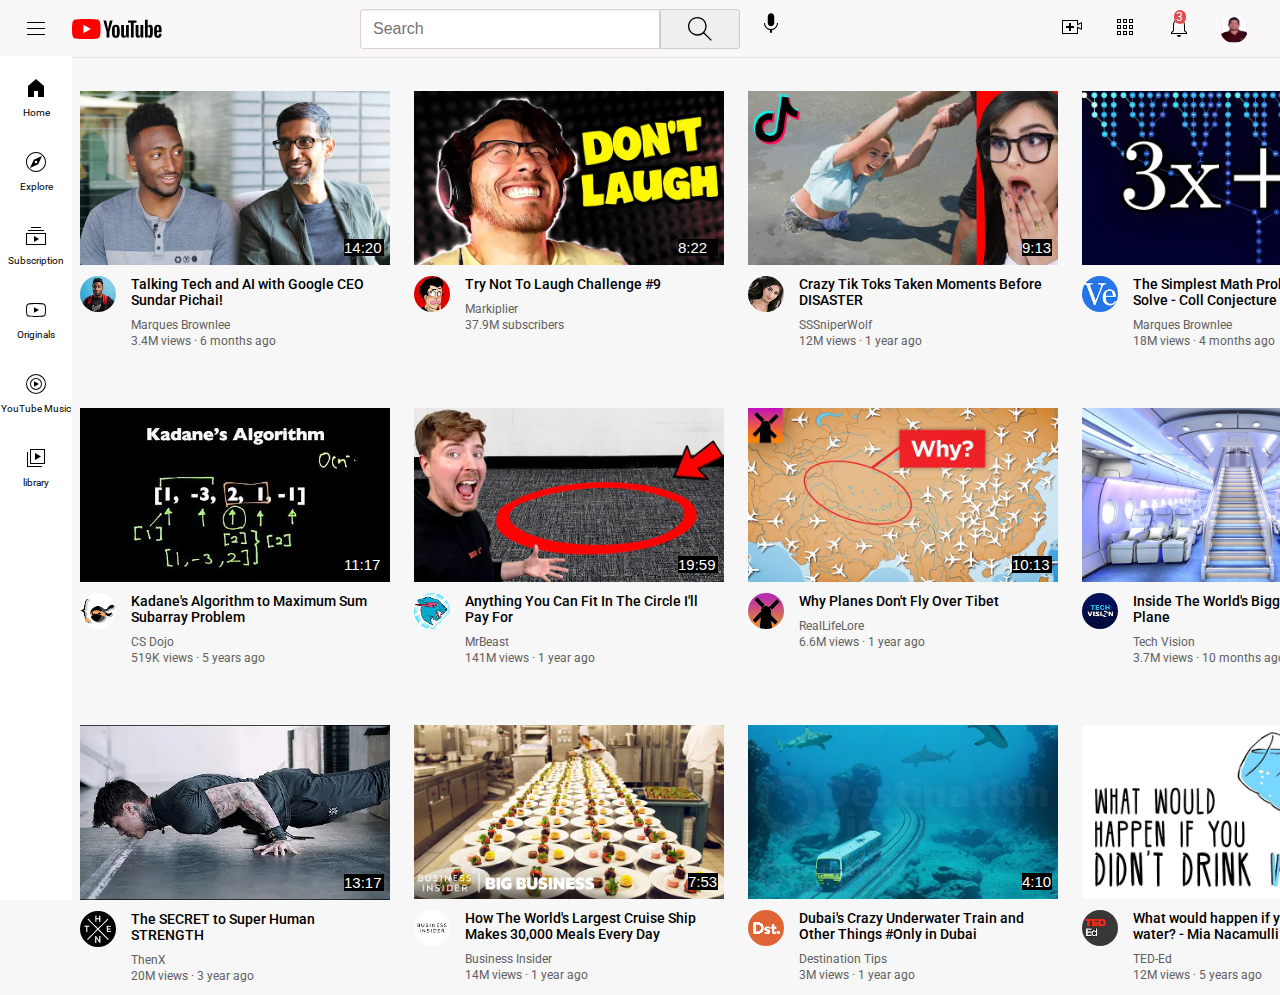
<file: index.html>
<!DOCTYPE html>
<html lang="en">

<head>
  <meta charset="UTF-8">
  <meta name="viewport" content="width=device-width, initial-scale=1.0">
  <title> YOUTUBE CLONE</title>
  <link rel="shortcut icon" href="icon-middle.png" type="image/x-icon" style="width: 20px;height: 5px;">
  ]
  <link rel="preconnect" href="https://fonts.googleapis.com">
  <link rel="preconnect" href="https://fonts.gstatic.com" crossorigin>
  <link href="https://fonts.googleapis.com/css2?family=Roboto:ital,wght@0,100..900;1,100..900&display=swap"
    rel="stylesheet">
  <style>
    body {
      margin: 0;
      font-family: "Roboto", arial, sans-serif;
      background-color: rgb(247, 247, 247);
    }

    .header {
      height: 57px;
      display: flex;
      flex-direction: row;
      margin-top: 0px;
      justify-content: space-between;
      position: fixed;
      left: 0;
      top: 0;
      right: 0;
      background-color: rgb(249, 247, 247);
      border-bottom: 1px solid rgb(230, 225, 225);
      z-index: 100;
    }

    .left-section {
      width: 300px;
      display: flex;
      flex-direction: row;
      align-items: center;
    }

    .middle-section {
      display: flex;
      align-items: center;
      flex-direction: row;
      flex: 1;
    }

    .right-section {
      width: 250px;
      display: flex;
      align-items: center;
      flex-direction: row;
      justify-content: space-between;
      flex-shrink: 0;
    }

    .menu {
      height: 24px;
      margin-left: 24px;
      margin-right: 24px;
      cursor: pointer;
    }

    .logo {
      height: 20px;
      cursor: pointer;
    }

    .upload {
      height: 24px;
      cursor: pointer;
      margin-left: 30px;
      position: relative;
    }

    .grid {
      height: 24px;
      cursor: pointer;
      position: relative;
    }

    .notifications {
      height: 24px;
      position: relative;
    }

    .notifications:hover {
      cursor: pointer;
    }

    .profile {
      height: 28px;
      border-radius: 45px;
      cursor: pointer;
      margin-right: 32px;
      width: 28px;
    }

    .search-bar {
      height: 40px;
      width: 340px;
      padding-left: 12px;
      padding-right: 12px;
      border: solid;
      border-color: rgb(221, 210, 210);
      border-width: 1px;
      border-top-left-radius: 3px;
      border-bottom-left-radius: 3px;
      font-size: 16px;
      box-shadow: inset 0px 1px 2px rgb(238, 238, 238);
      margin-left: 60px;
      min-width: none;
      flex: 1;
      max-width: 300px;
      width: 0px;

    }

    .sidebar-link:hover {
      background-color: rgba(236, 233, 230, 0.699);
    }

    .button1 {
      height: 40px;
      width: 80px;
      border: 1px solid rgb(204, 204, 204);
      border-top-right-radius: 3px;
      border-bottom-right-radius: 3px;
    }

    .button2 {
      height: 40px;
      width: 38px;
      margin-left: 12px;
      background-color: rgb(248, 248, 248);
      border: none;
      border-radius: 20px;
    }

    .search-icon {
      height: 32px;
      margin-top: 2px;
    }

    .sidebar-link img {
      height: 24px;
      margin-bottom: 6.5px;
    }

    .sidebar {
      position: fixed;
      left: 0;
      top: 56px;
      bottom: 0;
      background-color: white;
      width: 72px;
      padding-top: 4px;
      z-index: 200;
    }

    .sidebar-link {
      font-size: 10px;
      height: 74px;
      display: flex;
      flex-direction: column;
      justify-content: center;
      align-items: center;
      cursor: pointer;
      font-family: "Roboto", sans-serif;
    }

    .Exercise-youtube {
      margin-top: 72px;
      margin-left: 80px;
    }

    .container {
      width: 310px;

    }

    .whole1 {
      display: grid;
      grid-template-columns: 1fr 1fr 1fr 1fr;
      column-gap: 24px;
      row-gap: 48px;
    }

    .container:hover {
      background-color: rgba(224, 224, 224, 0.751);
      cursor: pointer;
      border-radius: 20px;
      transition: 0.6ms;
    }

    .image1 {
      width: 100%;
      margin-bottom: 0px;
    }

    .image2 {
      width: 36px;
      margin-top: 0px;
      border-radius: 30px;
    }

    .thumbnailimage1 {
      margin-bottom: 0px;
      position: relative;
    }

    .darkp {
      font-family: "Roboto", arial, sans-serif;
      font-weight: 500;
      font-size: 14px;
      margin-top: 0px;
      margin-bottom: 10px;
    }

    .time {
      background-color: black;
      color: white;
      width: 40px;
      position: absolute;
      font-family: "Robodo", arial, sans-serif;
      font-size: 15px;
      bottom: 13px;
      right: 6px;
    }

    .manage {
      width: 30px;
    }

    .thumbnailsub {
      display: grid;
      grid-template-columns: 51px 1fr;
      margin-top: 7px;
    }

    .profile1 {
      margin-top: 0px;
    }

    .middlep {
      font-size: 12px;
      color: rgb(96, 96, 96);
      margin-top: 0px;
      margin-bottom: 0px;

    }

    .lastp {
      margin-top: 2px;
      font-size: 12px;
      color: rgb(96, 96, 96);
    }

    @media (max-width:773px) {
      .whole1 {
        display: grid;
        grid-template-columns: 1fr 1fr;
      }
    }

    @media (max-width:1078px) {
      .whole1 {
        display: grid;
        grid-template-columns: 1fr 1fr 1fr;
      }
    }

    .button2 .hoverhere {
      background-color: rgb(142, 142, 142);
      width: 100px;
      padding-top: 4px;
      padding-bottom: 4px;
      margin-top: 10px;
      margin-left: -13px;
      color: white;
      font-family: "Robodo", arial, sans-serif;
      font-size: 16px;
      border-radius: 8px;
      opacity: 0;
      transition: opacity 0.15s;
      pointer-events: none;
    }

    .button2:hover .hoverhere {
      opacity: 1;

    }

    .button1 {
      position: relative;
    }

    .button1:hover {
      cursor: pointer;
    }

    .button2:hover {
      cursor: pointer;
    }

    .button1 .firsthoversearch {
      position: absolute;
      background-color: rgb(142, 142, 142);
      color: white;
      width: 60px;
      margin-top: 14px;
      padding-top: 4px;
      padding-bottom: 4px;
      border-radius: 20px;
      font-size: 16px;
      margin-left: 8px;
      opacity: 0;
      transition: opacity 0.15s;
      pointer-events: none;
    }

    .button1:hover .firsthoversearch {
      opacity: 1;
    }

    .cameraicon .text1 {
      position: absolute;
      background-color: rgb(142, 142, 142);
      margin-top: 18px;
      margin-left: 18px;
      padding-top: 3px;
      padding-bottom: 3px;
      padding-left: 6px;
      padding-right: 6px;
      border-radius: 20px;
      color: white;
      font-family: "Robodo", arial, sans-serif;
      font: size 16px;
      opacity: 0;
      transition: opacity 0.15s;
      pointer-events: none;

    }

    .cameraicon:hover .text1 {
      opacity: 1;
    }

    .gridicon .text2 {
      position: absolute;
      background-color: rgb(142, 142, 142);
      margin-top: 18px;
      margin-left: -25px;
      padding-top: 3px;
      padding-bottom: 3px;
      padding-left: 6px;
      padding-right: 6px;
      border-radius: 20px;
      color: white;
      font-family: "Robodo", arial, sans-serif;
      font: size 16px;
      opacity: 0;
      transition: opacity 0.15s;
      pointer-events: none;
    }

    .gridicon:hover .text2 {
      opacity: 1;
    }

    .voice-search:hover {
      cursor: pointer;
    }

    .notificationsicon .text3 {
      position: absolute;
      position: absolute;
      background-color: rgb(142, 142, 142);
      margin-top: 18px;
      margin-left: -25px;
      padding-top: 3px;
      padding-bottom: 3px;
      padding-left: 6px;
      padding-right: 6px;
      border-radius: 20px;
      color: white;
      font-family: "Robodo", arial, sans-serif;
      font: size 16px;
      opacity: 0;
      transition: opacity 0.15s;
      pointer-events: none;
    }

    .notificationsicon:hover .text3 {
      opacity: 1;
    }

    .notificationsicon .text4 {
      position: absolute;
      top: 10px;
      right: 94px;
      background-color: rgb(225, 75, 75);
      border-radius: 15px;
      font-size: 12px;
      width: 10px;
      color: white;
      padding-left: 2px;
    }

    .image7 {
      width: 36px;
      border-radius: 30px;

    }
  </style>
</head>

<body>
  <div class="Exercise-youtube">
    <div class="header">
      <div class="left-section">
        <img class="menu" src="hamburger-menu.svg" alt="hamberger-menu">
        <img class="logo" src="youtube-logo.svg" alt="youtube-logo">
      </div>
      <div class="middle-section">
        <input class="search-bar" type="search" placeholder="Search">
        <button class="button1">
          <img class="search-icon" src="search.svg" alt="seach-icon">
          <div class="firsthoversearch">Search</div>
        </button>
        <button class="button2">
          <img class="Voice-search" src="voice-search-icon.svg" alt="Voice-search-icon">
          <div class="hoverhere">Voice-Search</div>
        </button>
      </div>
      <div class="right-section">
        <div class="cameraicon">
          <img class="upload" src="upload.svg" alt="upload-logo">
          <div class="text1">Create</div>
        </div>
        <div class="gridicon">
          <img class="grid" src="grid-apps.svg" alt="grig-apps">
          <div class="text2">Youtube Apps</div>
        </div>
        <div class="notificationsicon">
          <img class="notifications" src="notifications.svg" alt="youtube-notifcations">
          <div class="text3">Notifications</div>
          <div class="text4">3</div>
        </div>
        <img class="profile" src="dddjyh.jpg" alt="mychannel">
      </div>
    </div>
    <div class="sidebar">
      <div class="sidebar-link">
        <img src="home.svg" alt="home.svg">
        <div>Home</div>
      </div>
      <div class="sidebar-link">
        <img src="explore.svg" alt="explore.svg">
        <div>Explore</div>
      </div>
      <div class="sidebar-link">
        <img src="subscriptions.svg" alt="subscriptions.svg">
        <div>Subscription</div>
      </div>
      <div class="sidebar-link">
        <img src="originals.svg" alt="originals.svg">
        <div>Originals</div>
      </div>
      <div class="sidebar-link">
        <img src="youtube-music.svg" alt="youtube-music.svg">
        <div>YouTube Music</div>
      </div>
      <div class="sidebar-link">
        <img src="library.svg" alt="library.svg">
        <div>library</div>
      </div>
    </div>
    <div class="whole1">
      <div class="container">
        <div class="thumbnailimage1">
          <a href="https://www.youtube.com/watch?v=n2RNcPRtAiY">
            <img class="image1" src="thumbnail-1.webp" alt="thumbnail-1">
          </a>
          <div class="time">14:20</div>
        </div>
        <div class="thumbnailsub">
          <div class="profile1">
            <img class="image2" src="channel-1.jpeg">
          </div>
          <div class="text1">
            <p class="darkp">Talking Tech and AI with Google CEO Sundar Pichai!</p>
            <p class="middlep">Marques Brownlee</p>
            <p class="lastp">3.4M views · 6 months ago</p>
          </div>
        </div>
      </div>
      <div class="container">
        <div class="thumbnailimage1">
          <a href="https://www.youtube.com/watch?v=mP0RAo9SKZk">
            <img class="image1" src="thumbnail-2.webp" alt="thumbnail-1">
          </a>
          <div class="time">8:22</div>
        </div>
        <div class="thumbnailsub">
          <div class="profile1">
            <img class="image2" src="channel-2.jpeg">
          </div>
          <div class="text1">
            <p class="darkp">Try Not To Laugh Challenge #9</p>
            <p class="middlep">Markiplier</p>
            <p class="lastp">37.9M subscribers</p>
          </div>
        </div>
      </div>
      <div class="container">
        <div class="thumbnailimage1">
          <a href="https://www.youtube.com/watch?v=FgjPQQeTh1w">
            <img class="image1" src="thumbnail-3.webp" alt="thumbnail-1">
          </a>
          <div class="time manage"> 9:13</div>
        </div>
        <div class="thumbnailsub">
          <div class="profile1">
            <img class="image2" src="channel-3.jpeg">
          </div>
          <div class="text1">
            <p class="darkp">Crazy Tik Toks Taken Moments Before DISASTER</p>
            <p class="middlep">SSSniperWolf</p>
            <p class="lastp">12M views · 1 year ago</p>
          </div>
        </div>
      </div>
      <div class="container">
        <div class="thumbnailimage1">
          <a href="https://www.youtube.com/watch?v=094y1Z2wpJg">
            <img class="image1" src="thumbnail-4.webp" alt="thumbnail-1">
          </a>
          <div class="time">22:09</div>
        </div>
        <div class="thumbnailsub">
          <div class="profile1">
            <img class="image2" src="channel-4.jpeg">
          </div>
          <div class="text1">
            <p class="darkp">The Simplest Math Problem No One Can Solve - Coll Conjecture</p>
            <p class="middlep">Marques Brownlee</p>
            <p class="lastp">18M views · 4 months ago</p>
          </div>
        </div>
      </div>
      <div class="container">
        <div class="thumbnailimage1">
          <a href="https://www.youtube.com/watch?v=86CQq3pKSUw">
            <img class="image1" src="thumbnail-5.webp" alt="thumbnail-1">
          </a>
          <div class="time">11:17</div>
        </div>
        <div class="thumbnailsub">
          <div class="profile1">
            <img class="image2" src="channel-5.jpeg">
          </div>
          <div class="text1">
            <p class="darkp">Kadane's Algorithm to Maximum Sum Subarray Problem</p>
            <p class="middlep">CS Dojo</p>
            <p class="lastp">519K views · 5 years ago</p>
          </div>
        </div>
      </div>
      <div class="container">
        <div class="thumbnailimage1">
          <a href="https://www.youtube.com/watch?v=yXWw0_UfSFg">
            <img class="image1" src="thumbnail-6.webp" alt="thumbnail-1">
          </a>
          <div class="time">19:59</div>
        </div>
        <div class="thumbnailsub">
          <div class="profile1">
            <img class="image7" src="channel-6.jpeg">
          </div>
          <div class="text1">
            <p class="darkp">Anything You Can Fit In The Circle I'll Pay For</p>
            <p class="middlep">MrBeast</p>
            <p class="lastp">141M views · 1 year ago</p>
          </div>
        </div>
      </div>
      <div class="container">
        <div class="thumbnailimage1">
          <a href="https://www.youtube.com/watch?v=fNVa1qMbF9Y">
            <img class="image1" src="thumbnail-7.webp" alt="thumbnail-1">
          </a>
          <div class="time">10:13</div>
        </div>
        <div class="thumbnailsub">
          <div class="profile1">
            <img class="image2" src="channel-7.jpeg">
          </div>
          <div class="text1">
            <p class="darkp">Why Planes Don't Fly Over Tibet</p>
            <p class="middlep">RealLifeLore</p>
            <p class="lastp">6.6M views · 1 year ago</p>
          </div>
        </div>
      </div>
      <div class="container">
        <div class="thumbnailimage1">
          <a href="https://www.youtube.com/watch?v=lFm4EM1juls">
            <img class="image1" src="thumbnail-8.webp" alt="thumbnail-1">
          </a>
          <div class="time">7:12</div>
        </div>
        <div class="thumbnailsub">
          <div class="profile1">
            <img class="image2" src="channel-8.jpeg">
          </div>
          <div class="text1">
            <p class="darkp">Inside The World's Biggest Passenger Plane</p>
            <p class="middlep">Tech Vision</p>
            <p class="lastp">3.7M views · 10 months ago</p>
          </div>
        </div>
      </div>
      <div class="container">
        <div class="thumbnailimage1">
          <a href="https://www.youtube.com/watch?v=ixmxOlcrlUc">
            <img class="image1" src="thumbnail-9.webp" alt="thumbnail-1">
          </a>
          <div class="time">13:17</div>
        </div>
        <div class="thumbnailsub">
          <div class="profile1">
            <img class="image2" src="channel-9.jpeg">
          </div>
          <div class="text1">
            <p class="darkp">The SECRET to Super Human STRENGTH</p>
            <p class="middlep">ThenX</p>
            <p class="lastp">20M views · 3 year ago</p>
          </div>
        </div>
      </div>
      <div class="container">
        <div class="thumbnailimage1">
          <a href="https://www.youtube.com/watch?v=R2vXbFp5C9o">
            <img class="image1" src="thumbnail-10.webp" alt="thumbnail-1">
          </a>
          <div class="time manage">7:53</div>
        </div>
        <div class="thumbnailsub">
          <div class="profile1">
            <img class="image2" src="channel-10.jpeg">
          </div>
          <div class="text1">
            <p class="darkp">How The World's Largest Cruise Ship Makes 30,000 Meals Every Day</p>
            <p class="middlep">Business Insider</p>
            <p class="lastp">14M views · 1 year ago</p>
          </div>
        </div>
      </div>
      <div class="container">
        <div class="thumbnailimage1">
          <a href="https://www.youtube.com/watch?v=0nZuYyXET3s">
            <img class="image1" src="thumbnail-11.webp" alt="thumbnail-1">
          </a>
          <div class="time manage">4:10</div>
        </div>
        <div class="thumbnailsub">
          <div class="profile1">
            <img class="image2" src="channel-11.jpeg">
          </div>
          <div class="text1">
            <p class="darkp">Dubai's Crazy Underwater Train and Other Things #Only in Dubai</p>
            <p class="middlep">Destination Tips</p>
            <p class="lastp">3M views · 1 year ago</p>
          </div>
        </div>
      </div>
      <div class="container">
        <div class="thumbnailimage1">
          <a href="https://www.youtube.com/watch?v=9iMGFqMmUFs">
            <img class="image1" src="thumbnail-12.webp" alt="thumbnail-1">
          </a>
          <div class="time manage">4:51</div>
        </div>
        <div class="thumbnailsub">
          <div class="profile1">
            <img class="image2" src="channel-12.jpeg">
          </div>
          <div class="text1">
            <p class="darkp">What would happen if you didn't drink water? - Mia Nacamulli</p>
            <p class="middlep">TED-Ed</p>
            <p class="lastp">12M views · 5 years ago</p>
          </div>
        </div>
      </div>
    </div>
  </div>
</body>

</html>
</file>
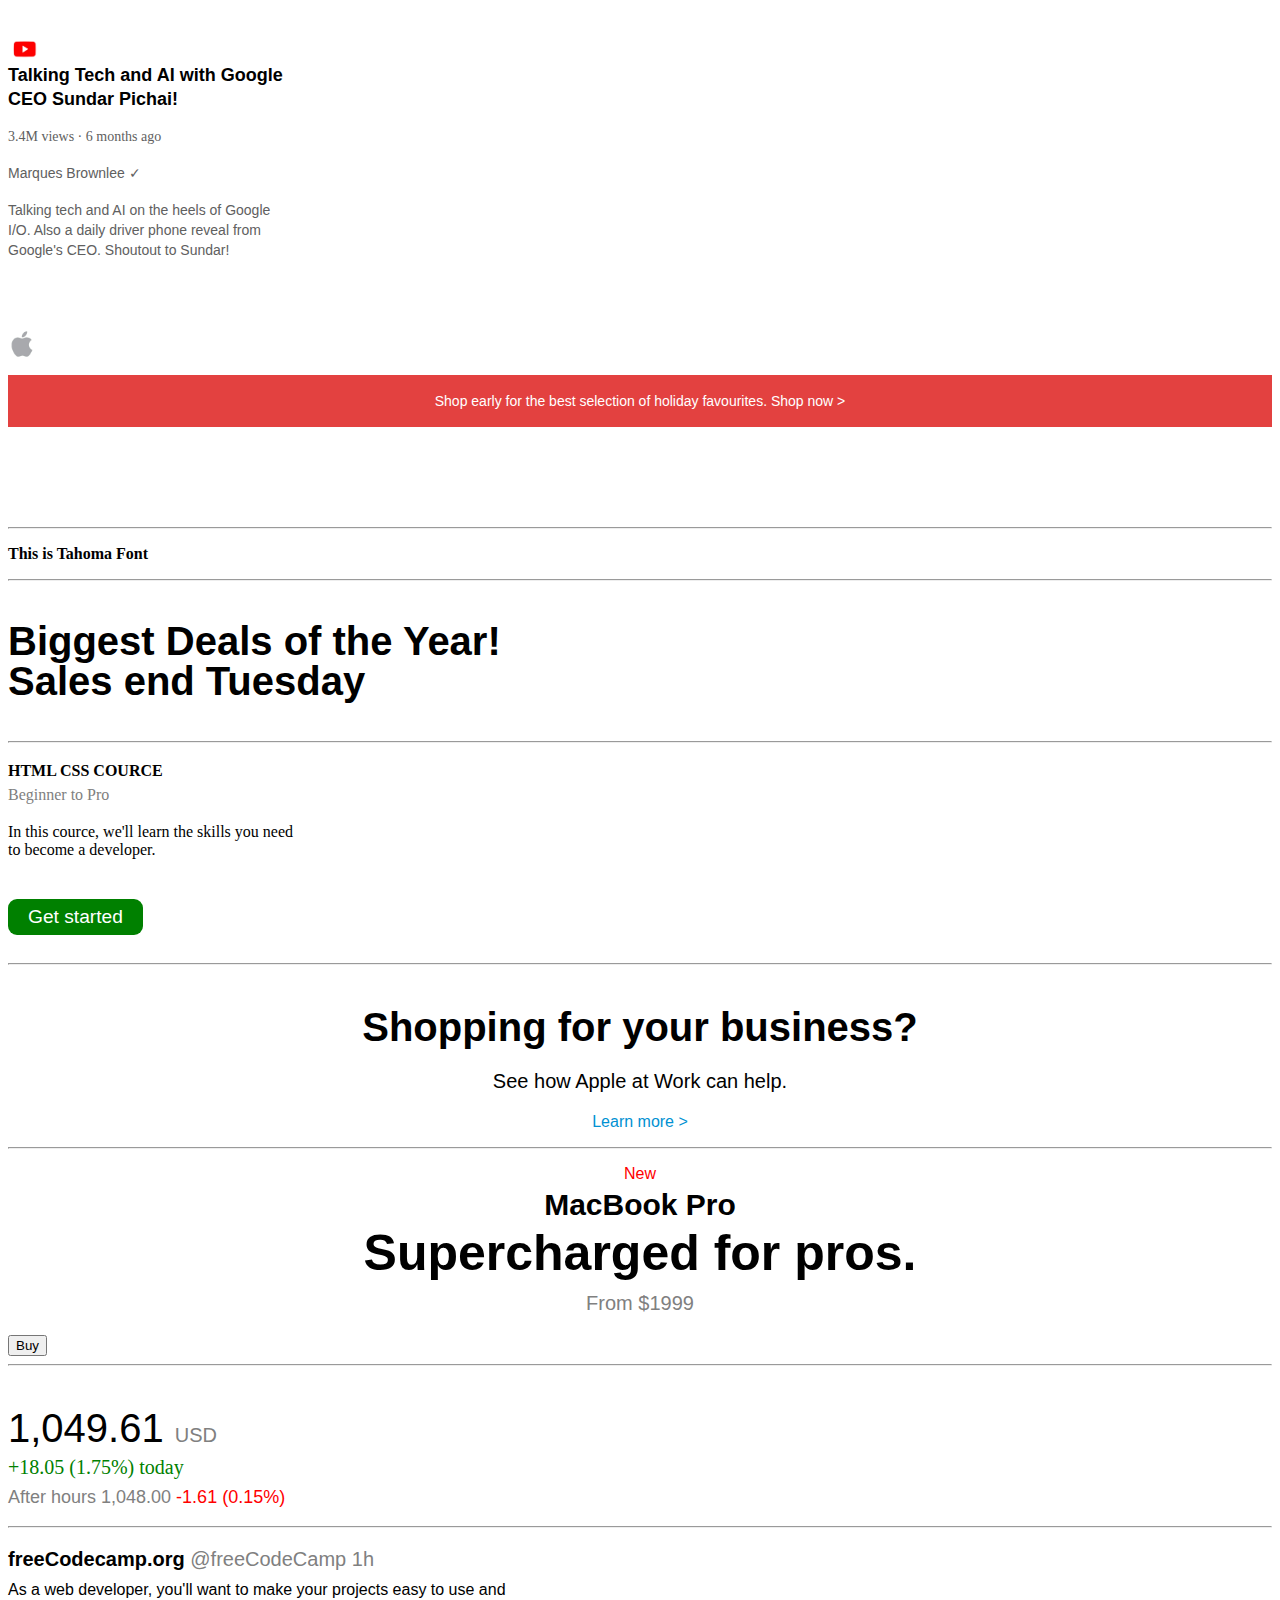
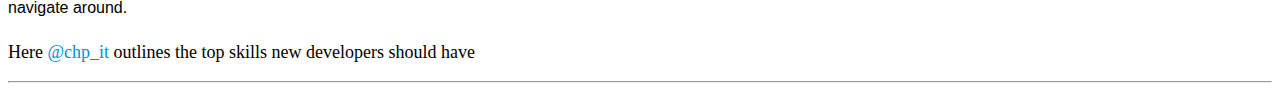
<file: exerci9se.html>
<!DOCTYPE html>
<html lang="en">

<head>
  <title>Creativity</title>
  <style>
    .youtube-image {
      width: 35px;
      margin-top: 28px;
      margin-left: 0;
      margin-bottom: 9;
    }

    .video-title {
      font-family: arial;
      font-size: 18px;
      font-weight: bold;
      width: 300px;
      line-height: 24px;
      margin-bottom: 5;
      margin-top: 0;
    }

    .video-starts {
      font-size: 14px;
      color: rgb(96, 96, 96);
      margin-top: 0;
      margin-bottom: 20px;
    }

    .video-author {
      font-family: arial;
      color: rgb(96, 96, 96);
      font-size: 14px;
      margin-top: 0;
      margin-bottom: 19px;
    }

    .video-description {
      font-family: arial;
      font-size: 14px;
      width: 280px;
      color: rgb(96, 96, 96);
      line-height: 20px;
      margin-bottom: 0;
    }

    .apple-logo {
      width: 28px;
      margin-top: 70px;
      margin-bottom: 13px;
    }

    .apple-text {
      font-size: 14px;
      background-color: rgb(227, 65, 64);
      text-align: center;
      margin-top: 0;
      color: white;
      padding-top: 18px;
      padding-bottom: 18px;
      font-family: arial;
      margin-bottom: 100px;
    }

    .apple-text2:hover {
      text-decoration: underline;
      color: white;
    }

    .tahoma-font {
      font-family: tahoma;
      font-weight: bold;
      font-size: 50;
    }

    .deals {
      font-weight: bold;
      font-family: arial;
      font-size: 40px;
      width: 550px;
      line-height: 40px;
    }

    .sales {
      font-weight: 3;
      font-size: 20;
      font-style: italic;
      color: red;
      margin-bottom: 10px;
    }

    .cource-start {
      font-family: verdana;
      font-weight: bolder;
      width: 200px;
      line-height: 24px;
    }

    .beginner {
      color: grey;
      font-weight: 10;
    }

    .cource-middle {
      font-family: verdana;
      font-weight: 400;
      width: 300px;
      margin-bottom: 40px;

    }

    .cource-end {
      color: white;
      background-color: green;
      height: 36px;
      border: none;
      padding-left: 20px;
      padding-right: 20px;
      font-size: larger;
      border-radius: 9px;
      transition: opacity 1s;
      transition: box-shadow color 0.8s;
      cursor: pointer;
      margin-bottom: 20px;
    }

    .cource-end:hover {
      opacity: 0.8;
      box-shadow: 10px 10px 10px rgba(0, 0, 0, 0.85);
    }

    .cource-end:active {
      opacity: 0.6;
    }

    .shop {
      font-family: Arial;
      font-size: 40px;
      font-weight: bolder;
      text-align: center;
      margin-bottom: 0px;
    }

    .apple {
      font-family: Arial;
      font-size: 20px;
      text-align: center;
      margin-top: 20px;
    }

    .learn-more {
      color: rgb(1, 145, 210);
      text-align: center;
      transition: hover 2s;
      cursor: pointer;
      font-family: arial;
      font-weight: 500;
    }

    .learn-more:hover {
      text-decoration: underline;
    }

    .new {
      text-align: center;
      color: red;
      font-family: arial;
      margin-bottom: 0px;
    }

    .macbook {
      font-family: arial;
      font-weight: bolder;
      font-size: 30px;
      text-align: center;
      margin-top: 5px;
      margin-bottom: 0;
    }

    .supercharged {
      font-family: arial;
      font-weight: bolder;
      font-size: 50px;
      text-align: center;
      margin-top: 2px;
      margin-bottom: 0;
    }

    .from {
      font-size: 20px;
      color: grey;
      font-family: arial;
      text-align: center;
      margin-top: 10px;
    }

    .buy {
      color: white;
      background-color: rgb(1, 145, 210);
      height: 36px;
      border: none;
      padding-left: 20px;
      padding-right: 20px;
      font-size: larger;
      border-radius: 29px;
      transition: opacity 1s;
      transition: box-shadow color 0.8s;
      cursor: pointer;
      margin-bottom: 20px;
      text-align: center;
      margin-left: 330px;
    }

    .buy:hover {
      opacity: 0.8;
      box-shadow: 10px 10px 10px rgba(0, 0, 0, 0.85);
    }

    .buy:active {
      opacity: 0.6;
    }

    .a {
      font-size: 40px;
      font-family: arial;
      margin-bottom: 0px;
    }

    .usd {
      font-size: 20px;
      color: grey;
      margin-bottom: 0px;
    }

    .b {
      font-size: 20px;
      margin-top: 5px;
      color: green;
      margin-bottom: 0px;
    }

    .after {
      font-family: arial;
      font-size: 18px;
      color: grey;
      margin-top: 8px;
    }

    .c {
      color: red;
      font-family: Arial;
    }

    .freecodecamporg {
      font-size: 20px;
      font-weight: bolder;
      font-family: arial;
      margin-bottom: 0;
    }

    .free {
      color: grey;
      font-size: 20px;
      font-weight: 20;
    }

    .as {
      font-family: arial;
      width: 500px;
      margin-top: 10px;
      font-weight: 500;
    }

    .here {
      margin-top: 25px;
      font-weight: 300;
      font-size: 18px;
    }

    .chp_it {
      color: rgb(1, 145, 210);
    }
  </style>
</head>

<body>
  <img class="youtube-image" src="Screenshot_2025-10-04_095744-removebg-preview.png">
  <p class="video-title">
    Talking Tech and AI with Google CEO Sundar Pichai!
  </p>
  <p class="video-starts">
    3.4M views &middot; 6 months ago
  </p>
  <p class="video-author">
    Marques Brownlee &#10003;
  </p>
  <p class="video-description">
    Talking tech and AI on the heels of Google I/O. Also a daily driver phone reveal from Google's CEO. Shoutout to
    Sundar!
  </p>
  <img class="apple-logo" src="apple-logo-png_seeklogo-158010-removebg-preview.png">
  <p class="apple-text">
    Shop early for the best selection of holiday favourites.<span class="apple-text2"> Shop now &#62; </span>
  </p>
  <hr>
  <p class="tahoma-font">This is Tahoma Font</p>
  <hr>
  <p class="deals"> Biggest Deals of the Year! <span class="Sales">Sales end Tuesday</span></p>
  <hr>
  <p class="cource-start">HTML CSS COURCE<span class="beginner"> Beginner to Pro</span></p>
  <p class="cource-middle">In this cource, we'll learn the skills you need to become a developer.</p>
  <button class="cource-end">Get started</button>
  <hr>
  <p class="shop">Shopping for your business?</p>
  <p class="apple">See how Apple at Work can help.</p>
  <p class="learn-more">Learn more ></p>
  <hr>
  <p class="new">New</p>
  <p class="macbook">MacBook Pro</p>
  <p class="supercharged">Supercharged for pros. </p>
  <p class="from">From $1999</p>
  <button class="Buy">Buy</button>
  <hr>
  <p class="a">1,049.61 <span class="usd"> USD </span></p>
  <p class="b">+18.05 (1.75%) <span class="today">today</span></p>
  <p class="after">After hours 1,048.00 <span class="c"> -1.61 (0.15%)</span></p>
  <hr>
  <p class="freecodecamporg">freeCodecamp.org<span class="free"> @freeCodeCamp 1h</span></p>
  <p class="as">As a web developer, you'll want to make your projects easy to use and navigate around.</p>
  <p class="here">Here<span class="chp_it"> @chp_it </span>outlines the top skills new developers should have</p>
  <hr>
</body>

</html>
</file>
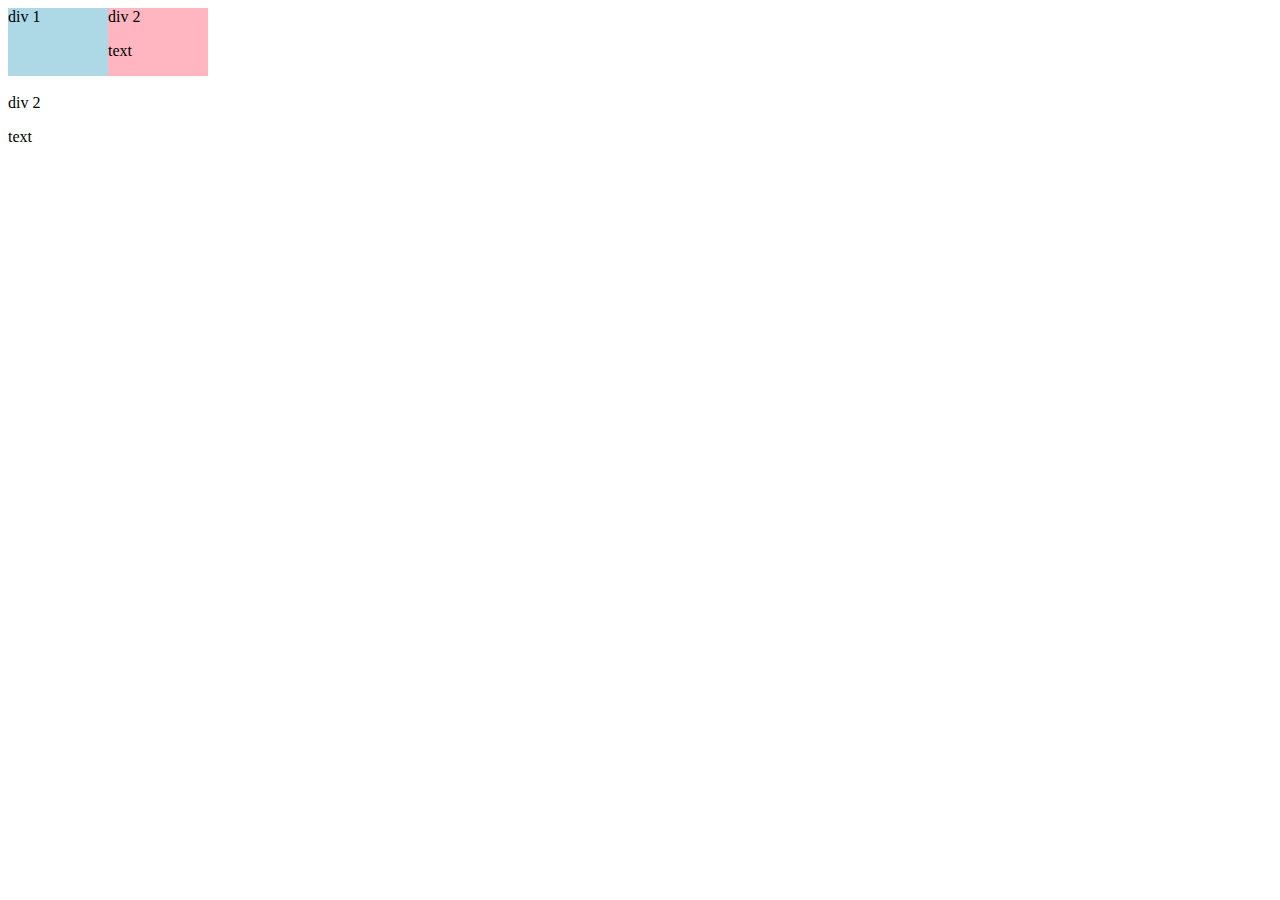
<file: grid.html>
<!DOCTYPE html>
<html lang="en">
<head>
  <title>Grid Practise</title>
</head>
<body>
  <div style="display: grid; grid-template-columns: 100px 100px; ">
    <div style="background-color: lightblue;">div 1</div>
    <div style="background-color:  lightpink;">div 2<p>text</textarea></p></div>
  </div><br>
   <div>
    <div>div 2<p>text</textarea></p></div>
  </div>
</body>
</html>
<!--fr reprsents free space-->
</file>
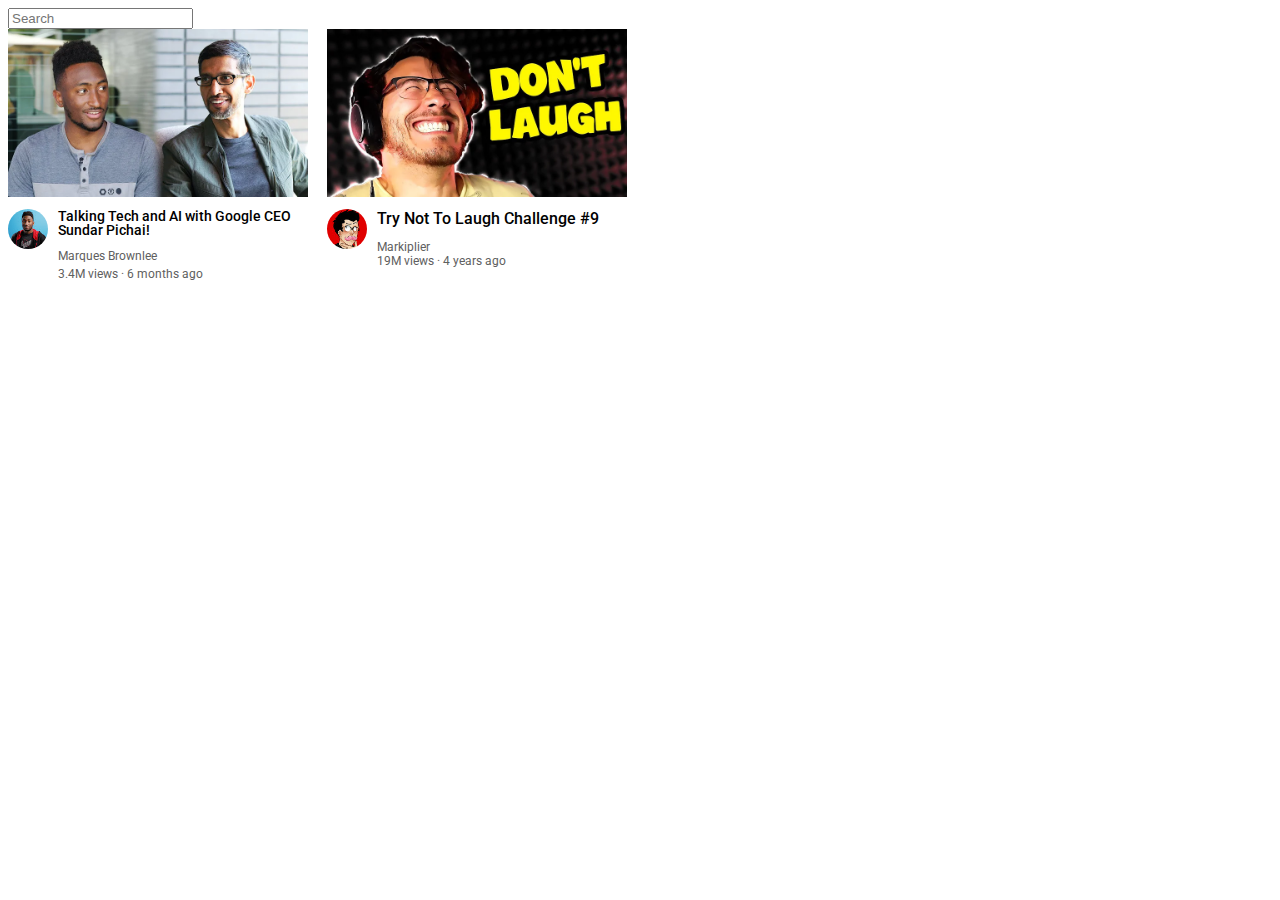
<file: text1.html>
<!DOCTYPE html>
<html lang="en">
<head>
  <link rel="preconnect" href="https://fonts.googleapis.com">
  <link rel="preconnect" href="https://fonts.gstatic.com" crossorigin>
  <link href="https://fonts.googleapis.com/css2?family=Roboto:ital,wght@0,100..900;1,100..900&display=swap"
    rel="stylesheet">
  <title>Youtube.com Clone</title>
  <style>
    .thumbnail {
      width: 300px;
      display: block;
    }

    .video-preview {
      width: 300px;
      display: inline-block;
      vertical-align: top;
      margin-right: 15px;
      font-family: Roboto, Arial;
    }

    .channel-top {
      display: grid;
      grid-template-columns: 50px 1fr;
    }

    .search-bar {
      display: block;
    }

    .channel-picture {
      vertical-align: top;
    }

    .picture {
      display: grid;
      grid-template-columns: 50px 1fr;
    }

    .profile-picture {
      width: 40px;
      border-radius: 50px;
    }

    .video-title {
      margin-top: 0;
      font-size: 14px;
      font-weight: 500;
      line-height: 14px;
      margin-bottom: 12px;
    }

    .thumbnail-row {
      margin-bottom: 12px;
    }

    .video-author,
    .video-stats {
      font-size: 12px;
      color: rgb(96, 96, 96);
      margin-top: 0;
      margin-bottom: 0;
    }

    .video-stats {
      font-size: 12px;
      color: rgb(96, 96, 96);
    }

    .video-author {
      margin-bottom: 4px;
    }

    .thumbnail2 {
      width: 300px;
    }

    .video-preview2 {
      display: inline-block;
    }

    .profile-picture2 {
      width: 40px;
      border-radius: 50px;
      margin-top: 8px;
    }

    .video-info2 {
      
      width: 240px;
    }

    .channel-picture2 {
     
      vertical-align: top;
      margin-right: 15px;
    }

    .video-info2 {
      margin-top: 0px;
    }

    .channel-top{
      display: grid;
      grid-template-columns: 50px 1fr;
    }
    .video-title2 {
      font-family: Roboto, Arial;
      font-weight: 500;
      margin-bottom: 0px;
      margin-top: 8px;
    }

    .video-author2 {
      color: rgb(96, 96, 96);
      font-family: Roboto, Arial;
      font-size: 12px;
      margin-top: px;
      margin-bottom: 0px;
    }

    .video-stats2 {
      color: rgb(96, 96, 96);
      font-family: Roboto, Arial;
      font-size: 12px;
      margin-top: 0px;
      margin-bottom: 0px;
    }
  </style>
</head>

<body>
  <input class="search-bar" type="text" placeholder="Search">

  <div class="video-preview">
    <div class="thumbnail-row">
      <img class="thumbnail" src="thumbnail-1.webp">
    </div>
    <div class="picture">
      <div class="channel-picture">
        <img class="profile-picture" src="channel-1.jpeg">
      </div>
      <div class="video-info">
        <p class="video-title">Talking Tech and AI with Google CEO Sundar Pichai! </p>
        <p class="video-author">Marques Brownlee</p>
        <p class="video-stats">3.4M views &middot; 6 months ago</p>
      </div>
    </div>
  </div>
  <div class="video-preview2">
    <div class="thumbnail-row2">
      <img class="thumbnail2" src="thumbnail-2.webp">
    </div>
    <div class="channel-top">
      <div class="channel-picture2">
        <img class="profile-picture2" src="channel-2.jpeg">
      </div>
      <div class="video-info2">
        <p class="video-title2">Try Not To Laugh Challenge #9</p>
        <p class="video-author2">Markiplier</p>
        <p class="video-stats2">19M views &middot; 4 years ago</p>
      </div>
    </div>
  </div>
</body>
</html>
</file>
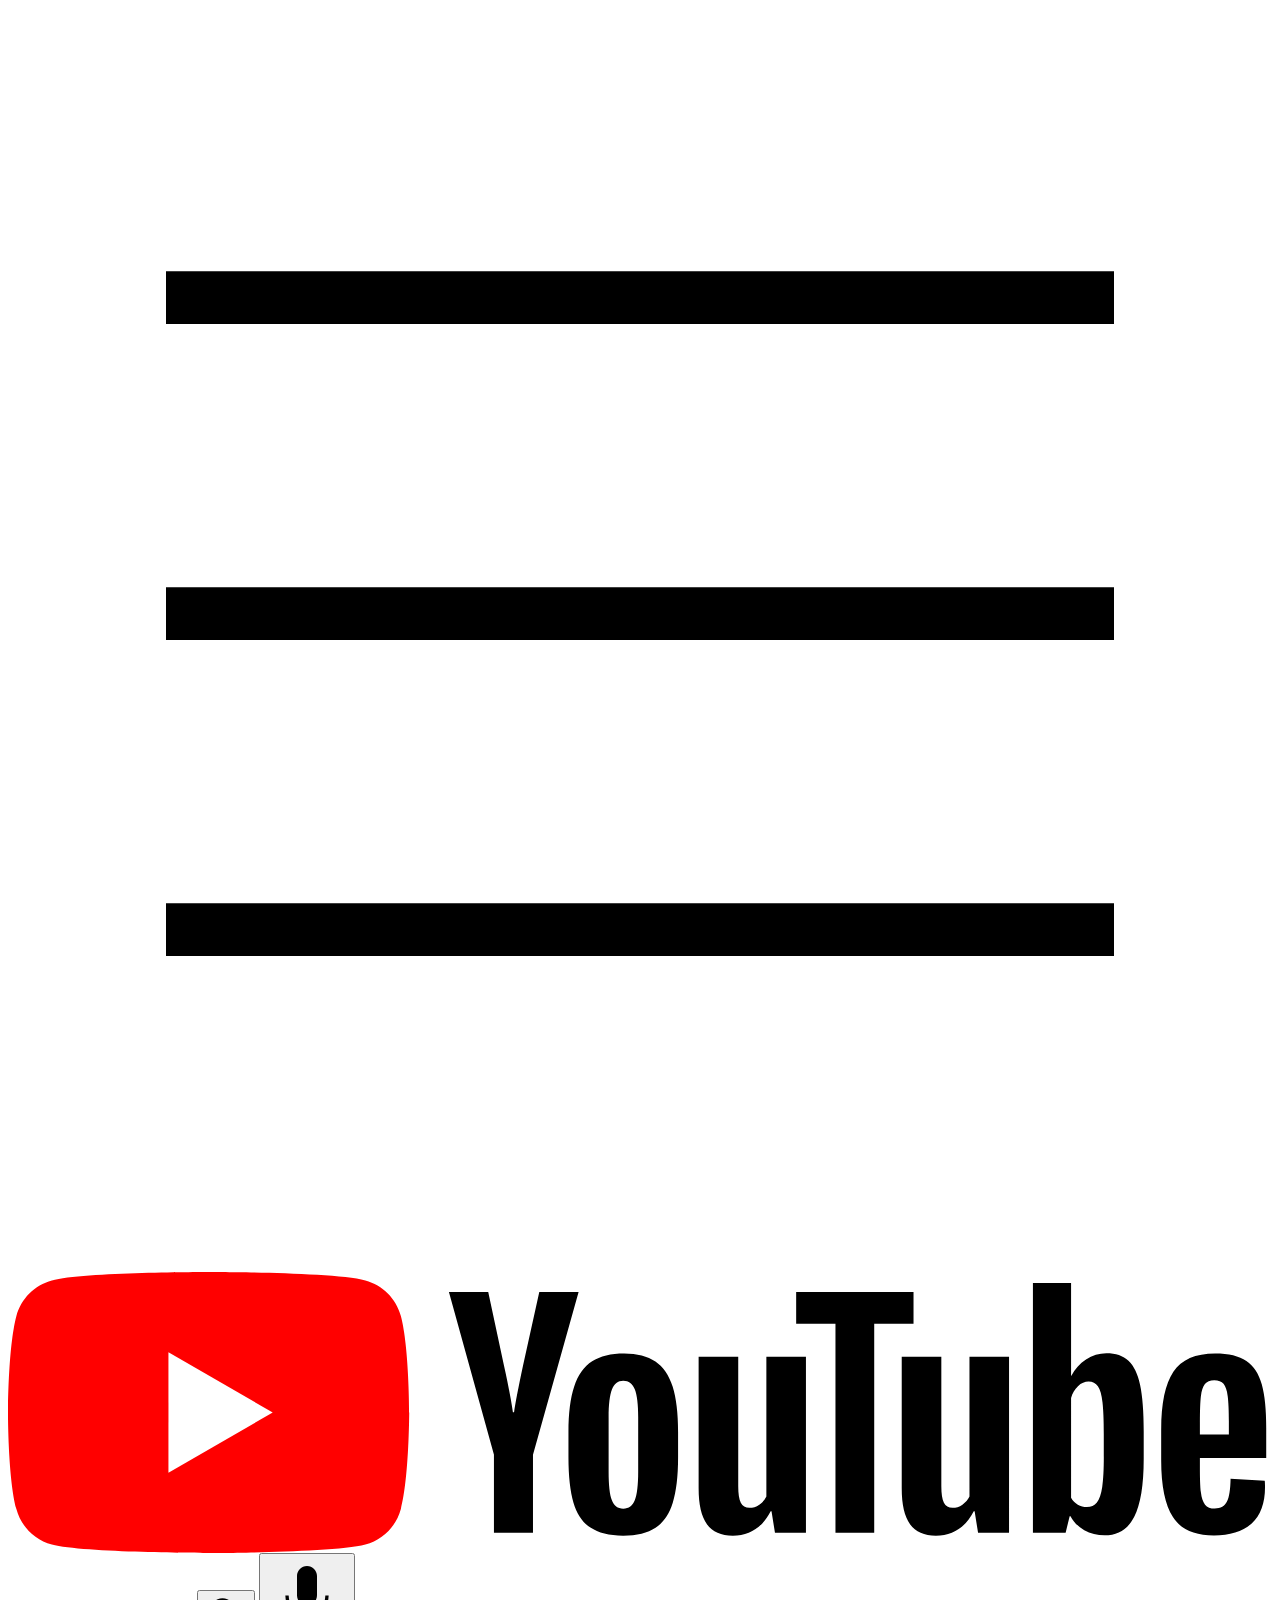
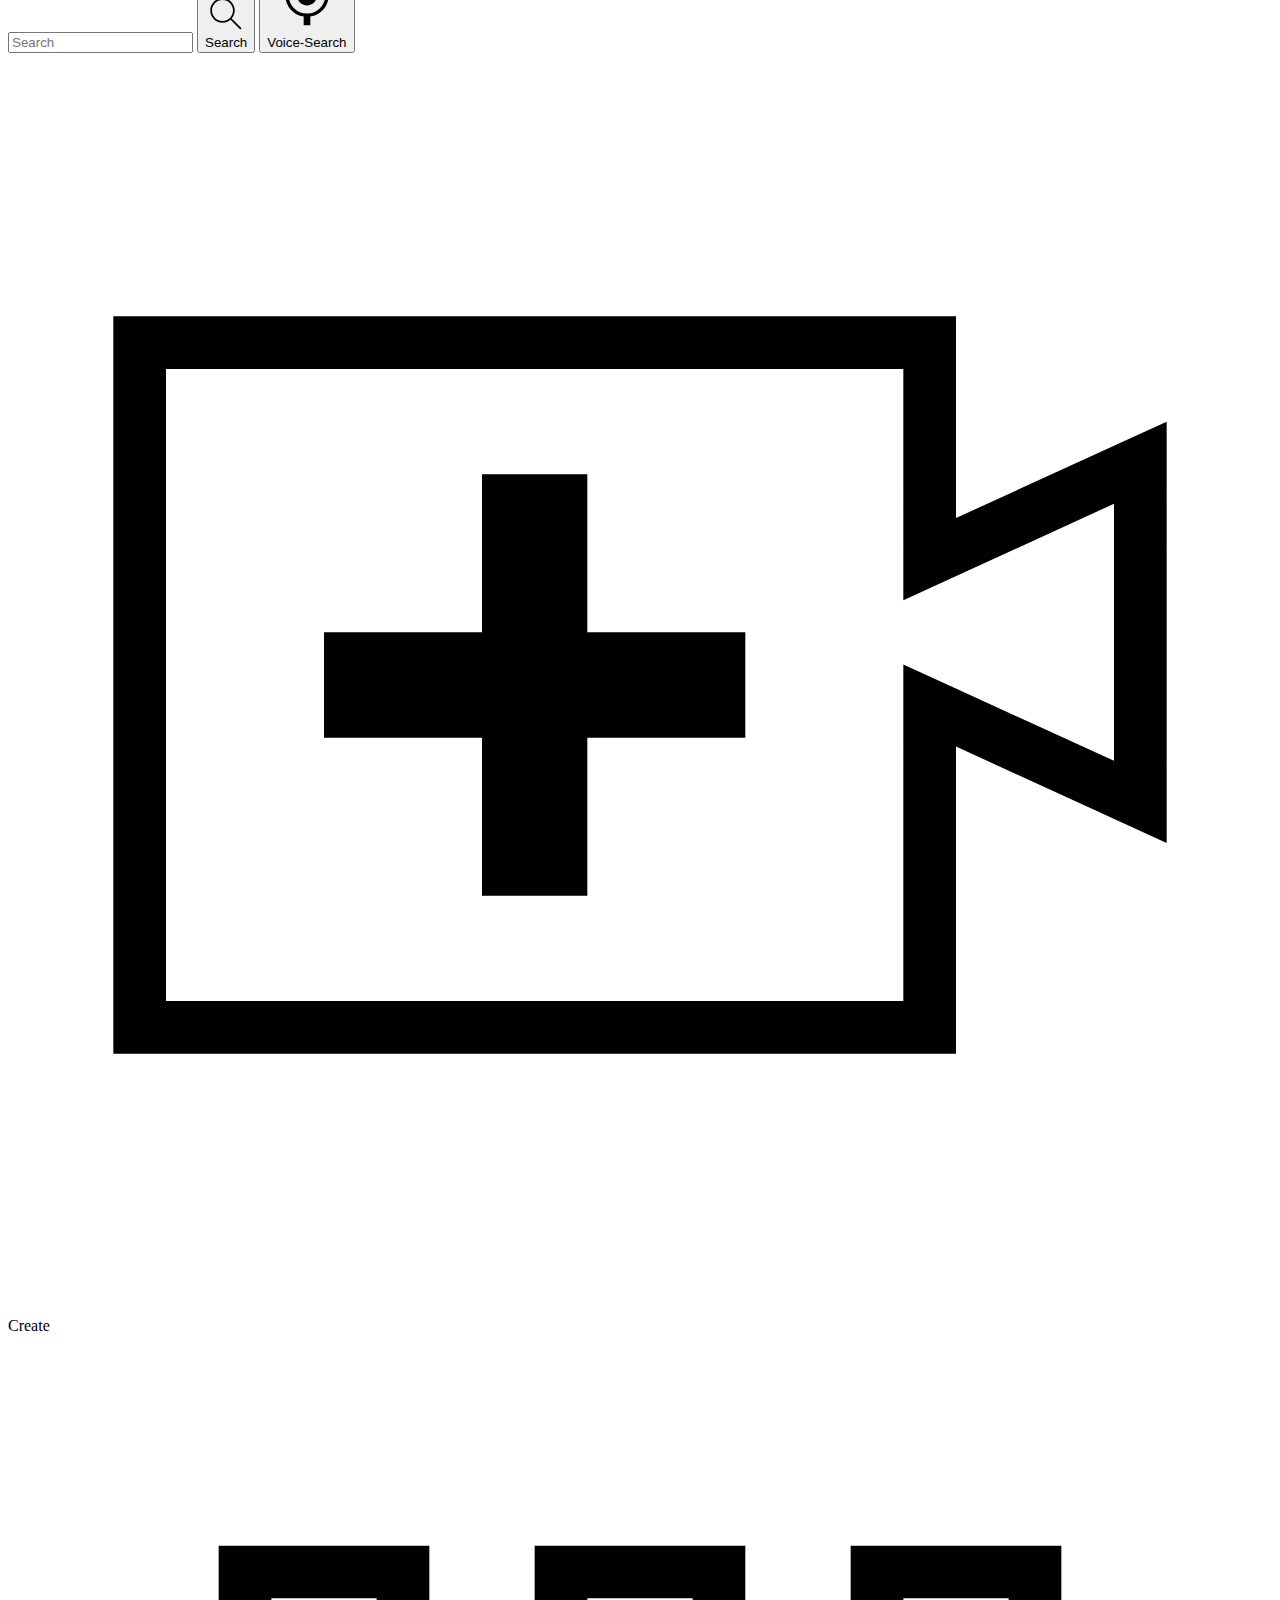
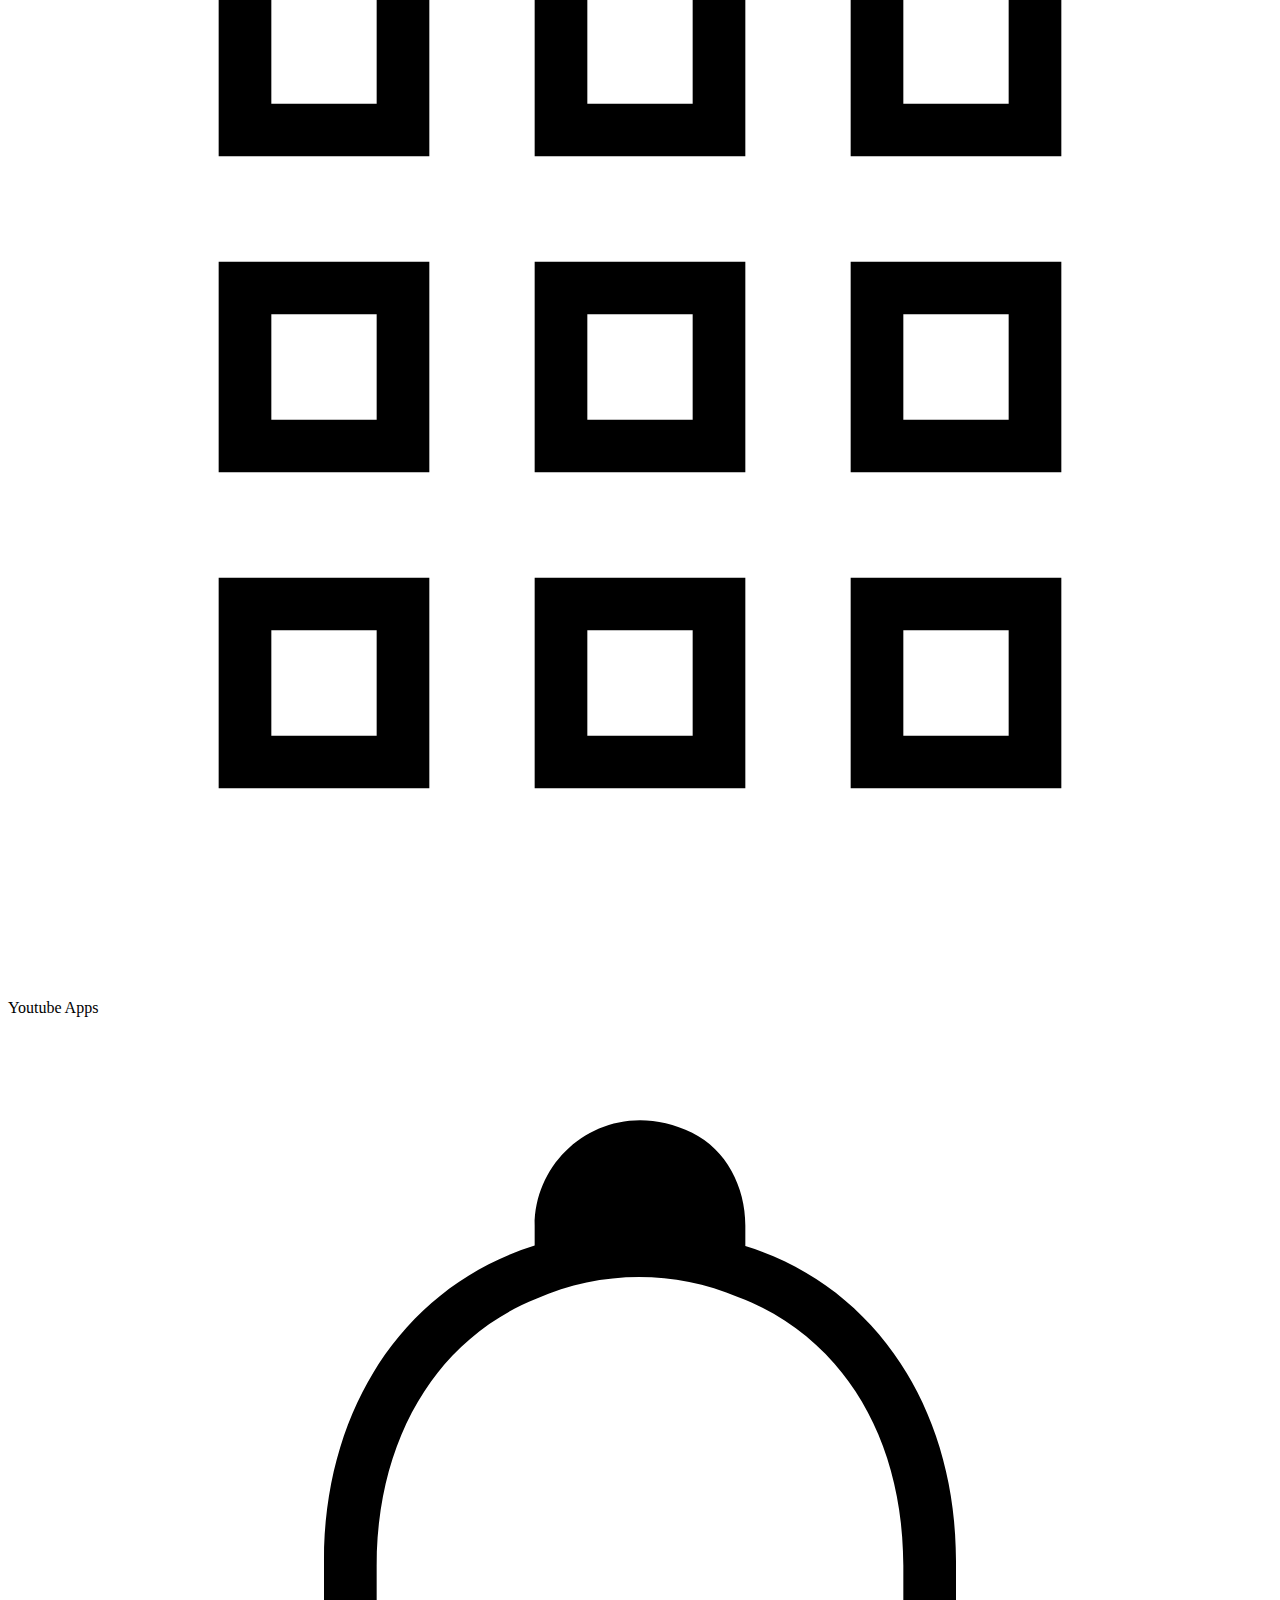
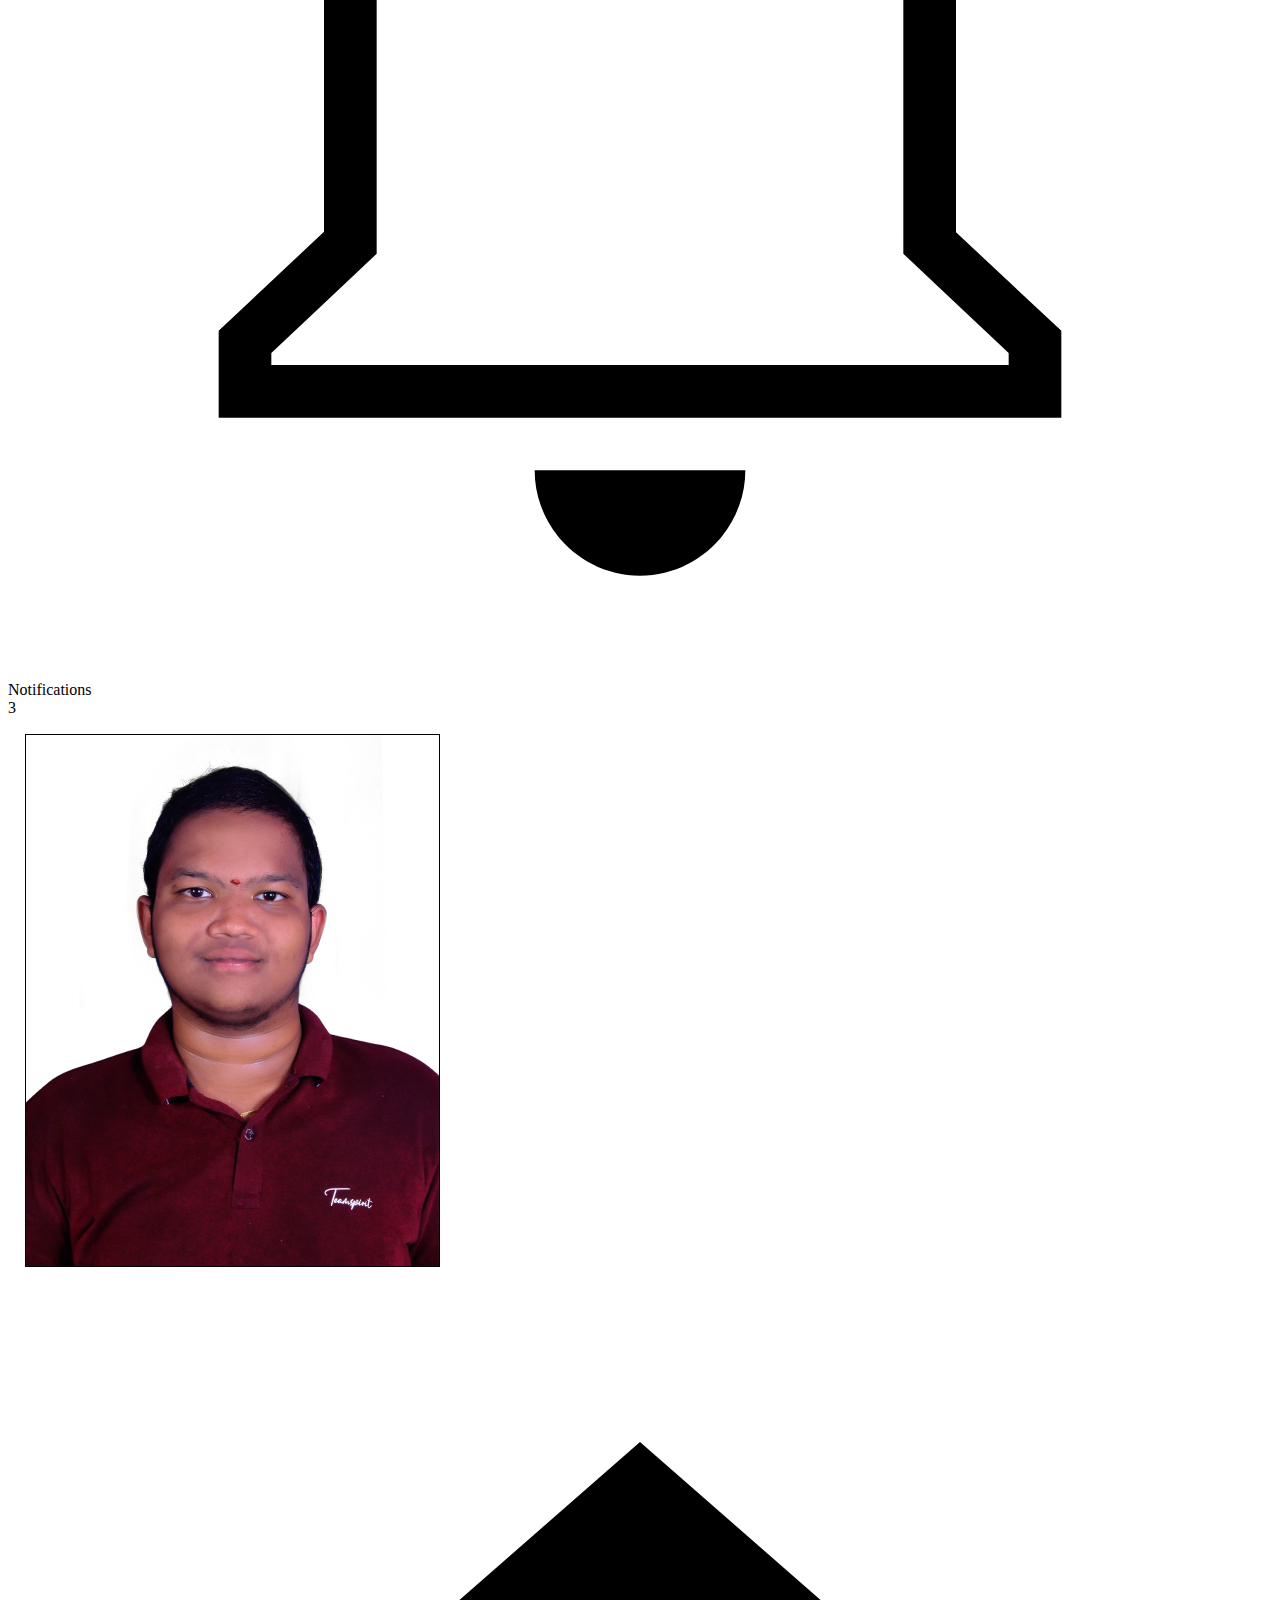
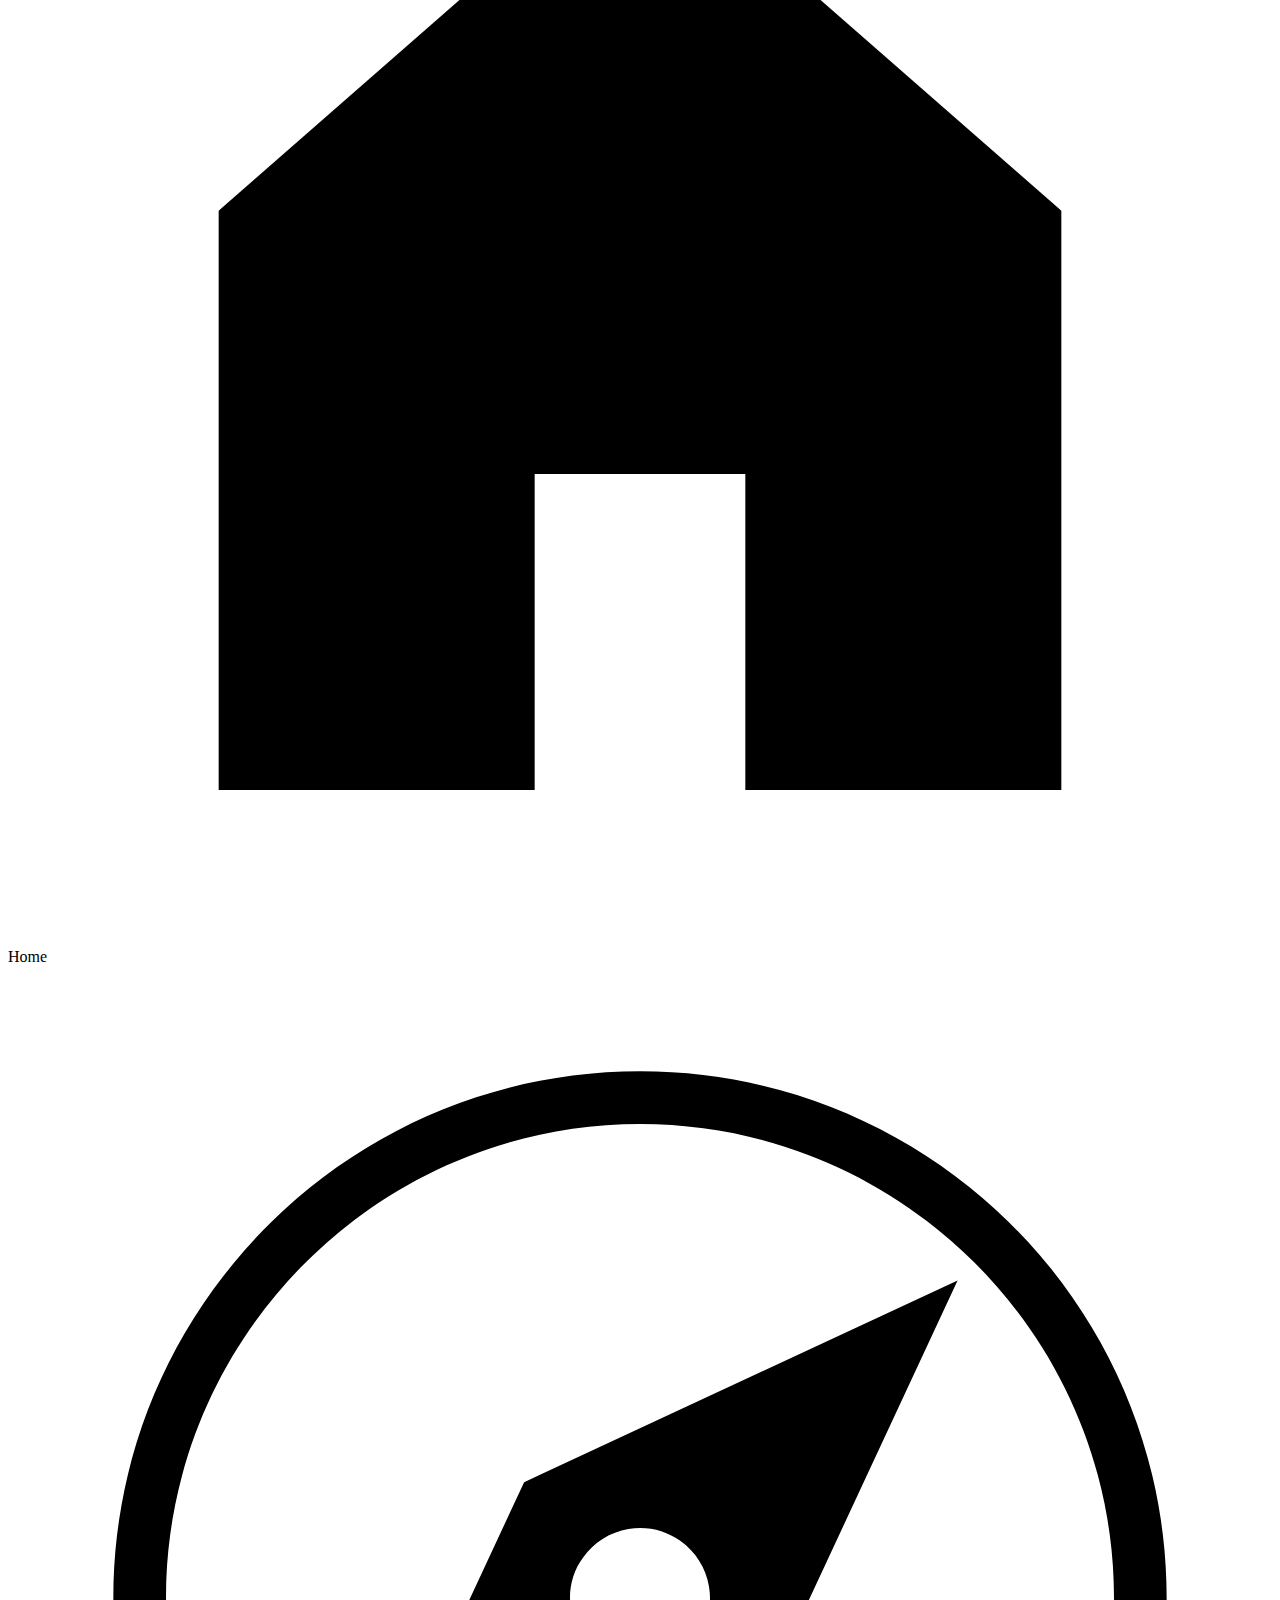
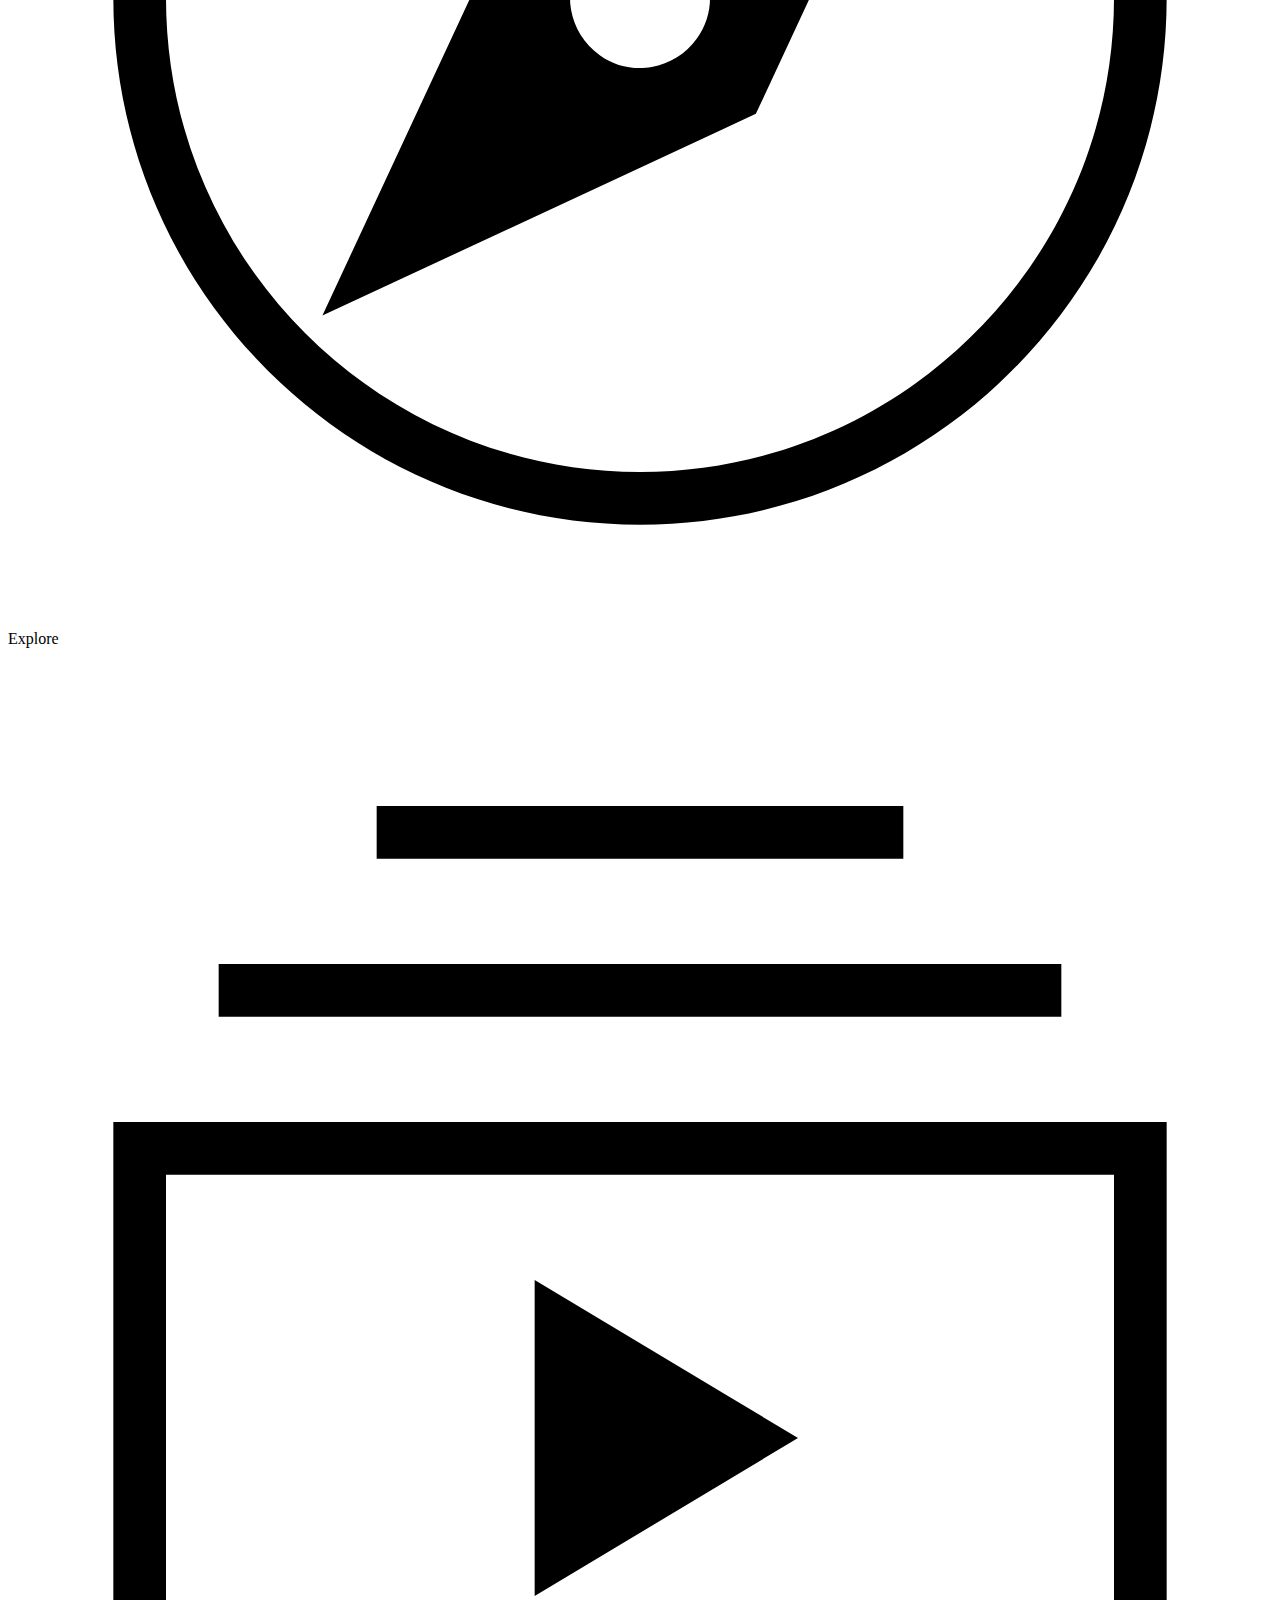
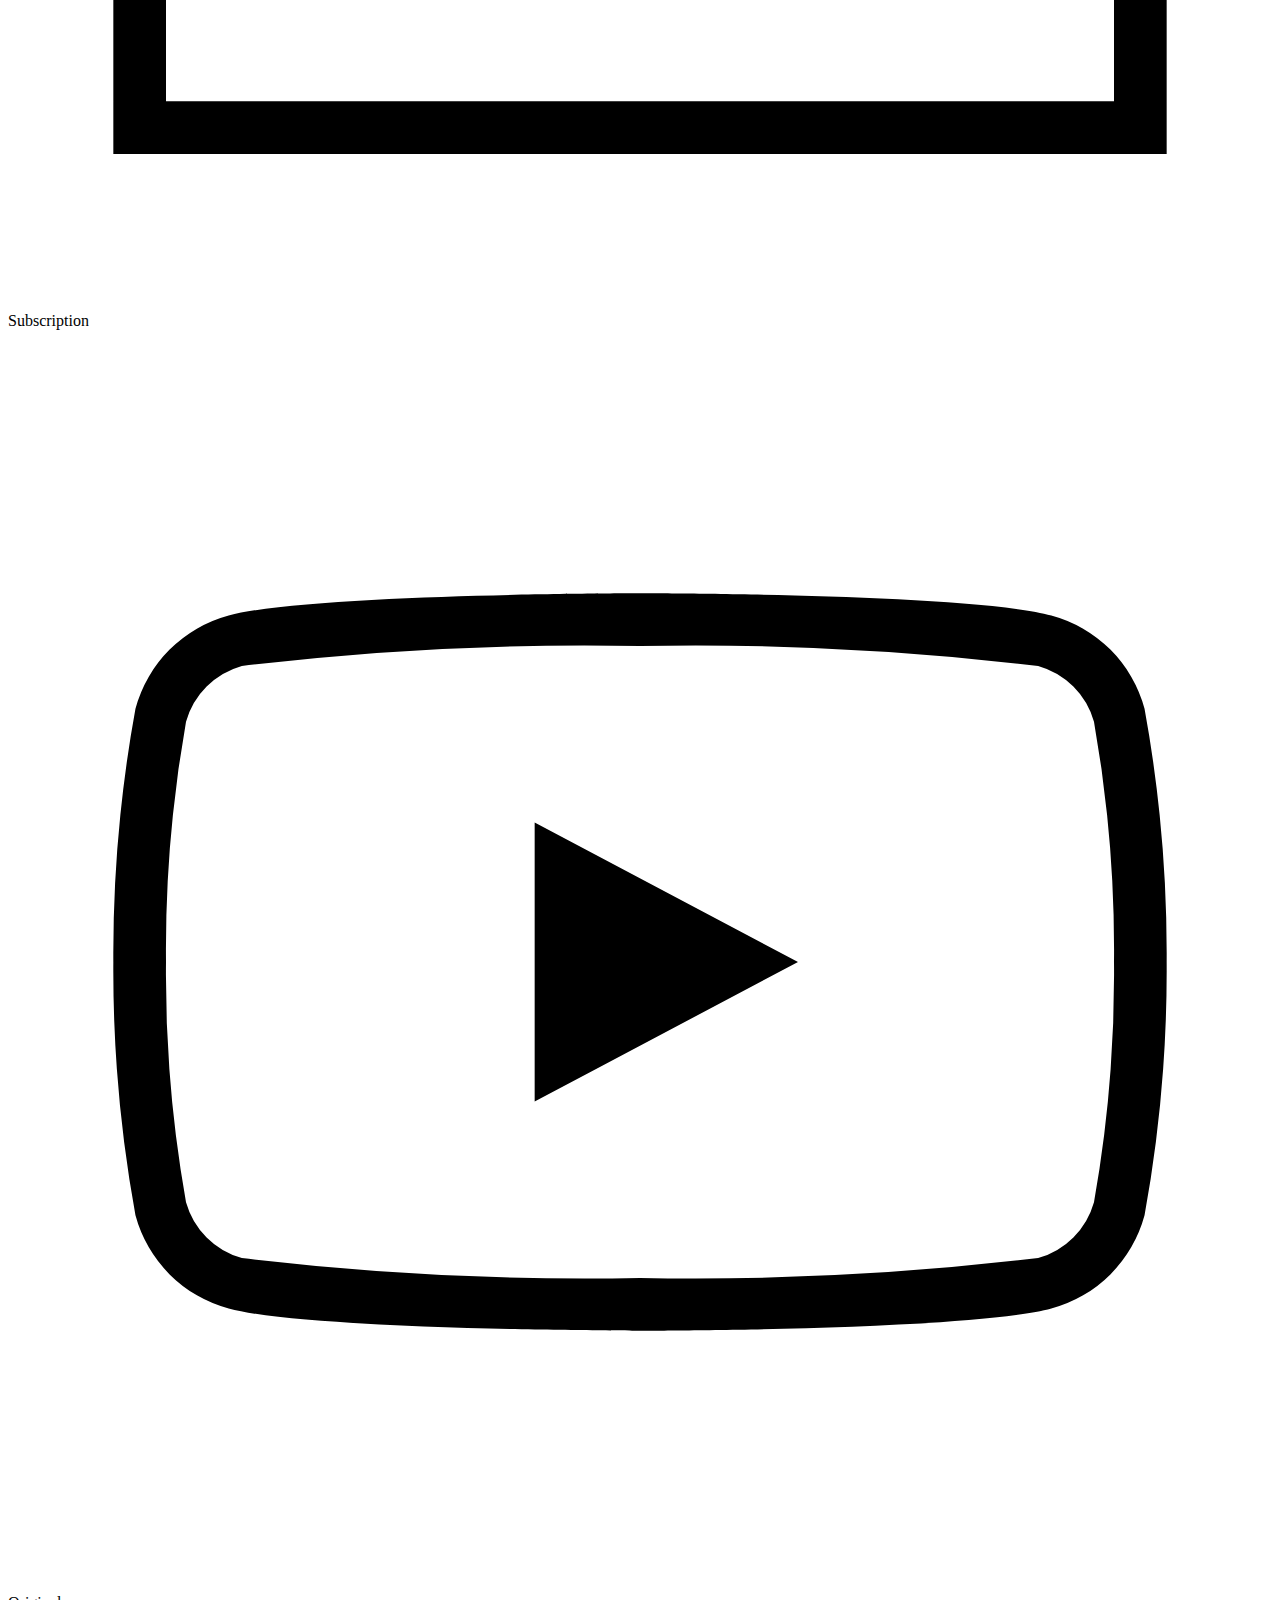
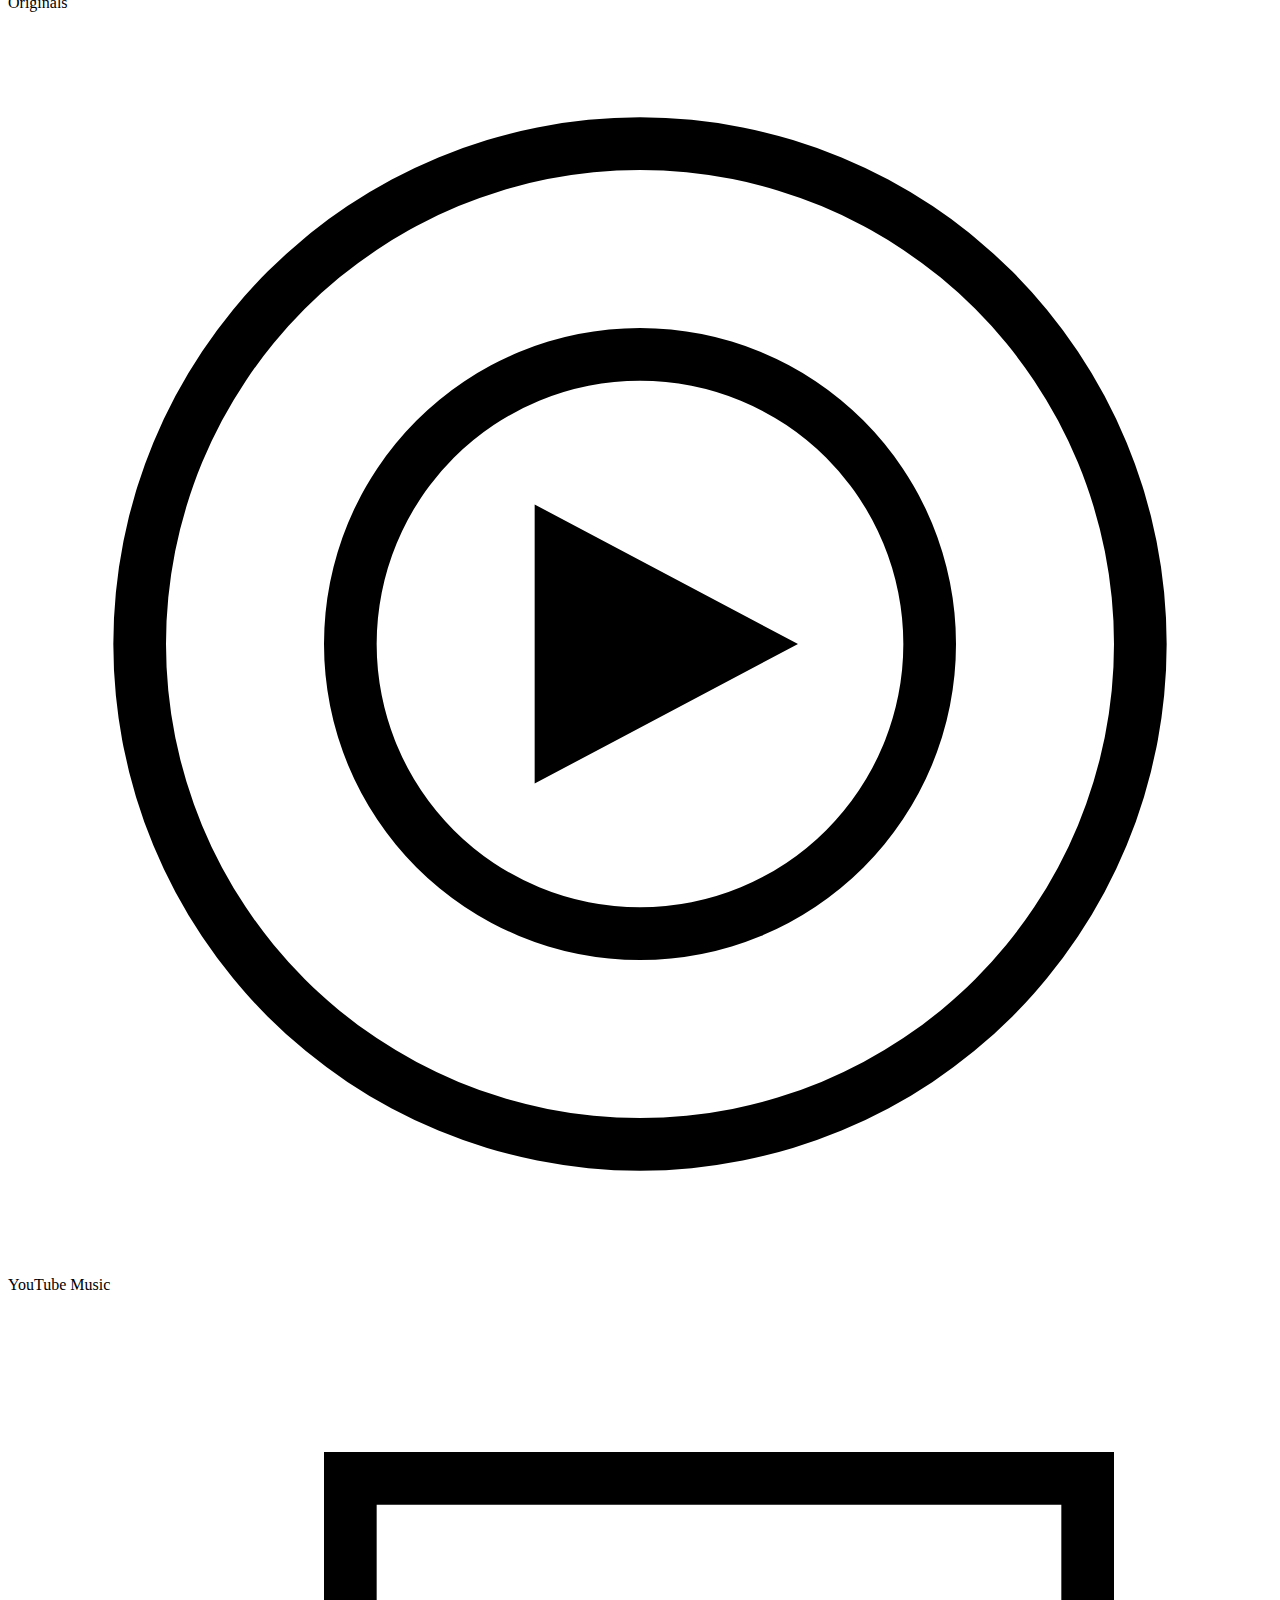
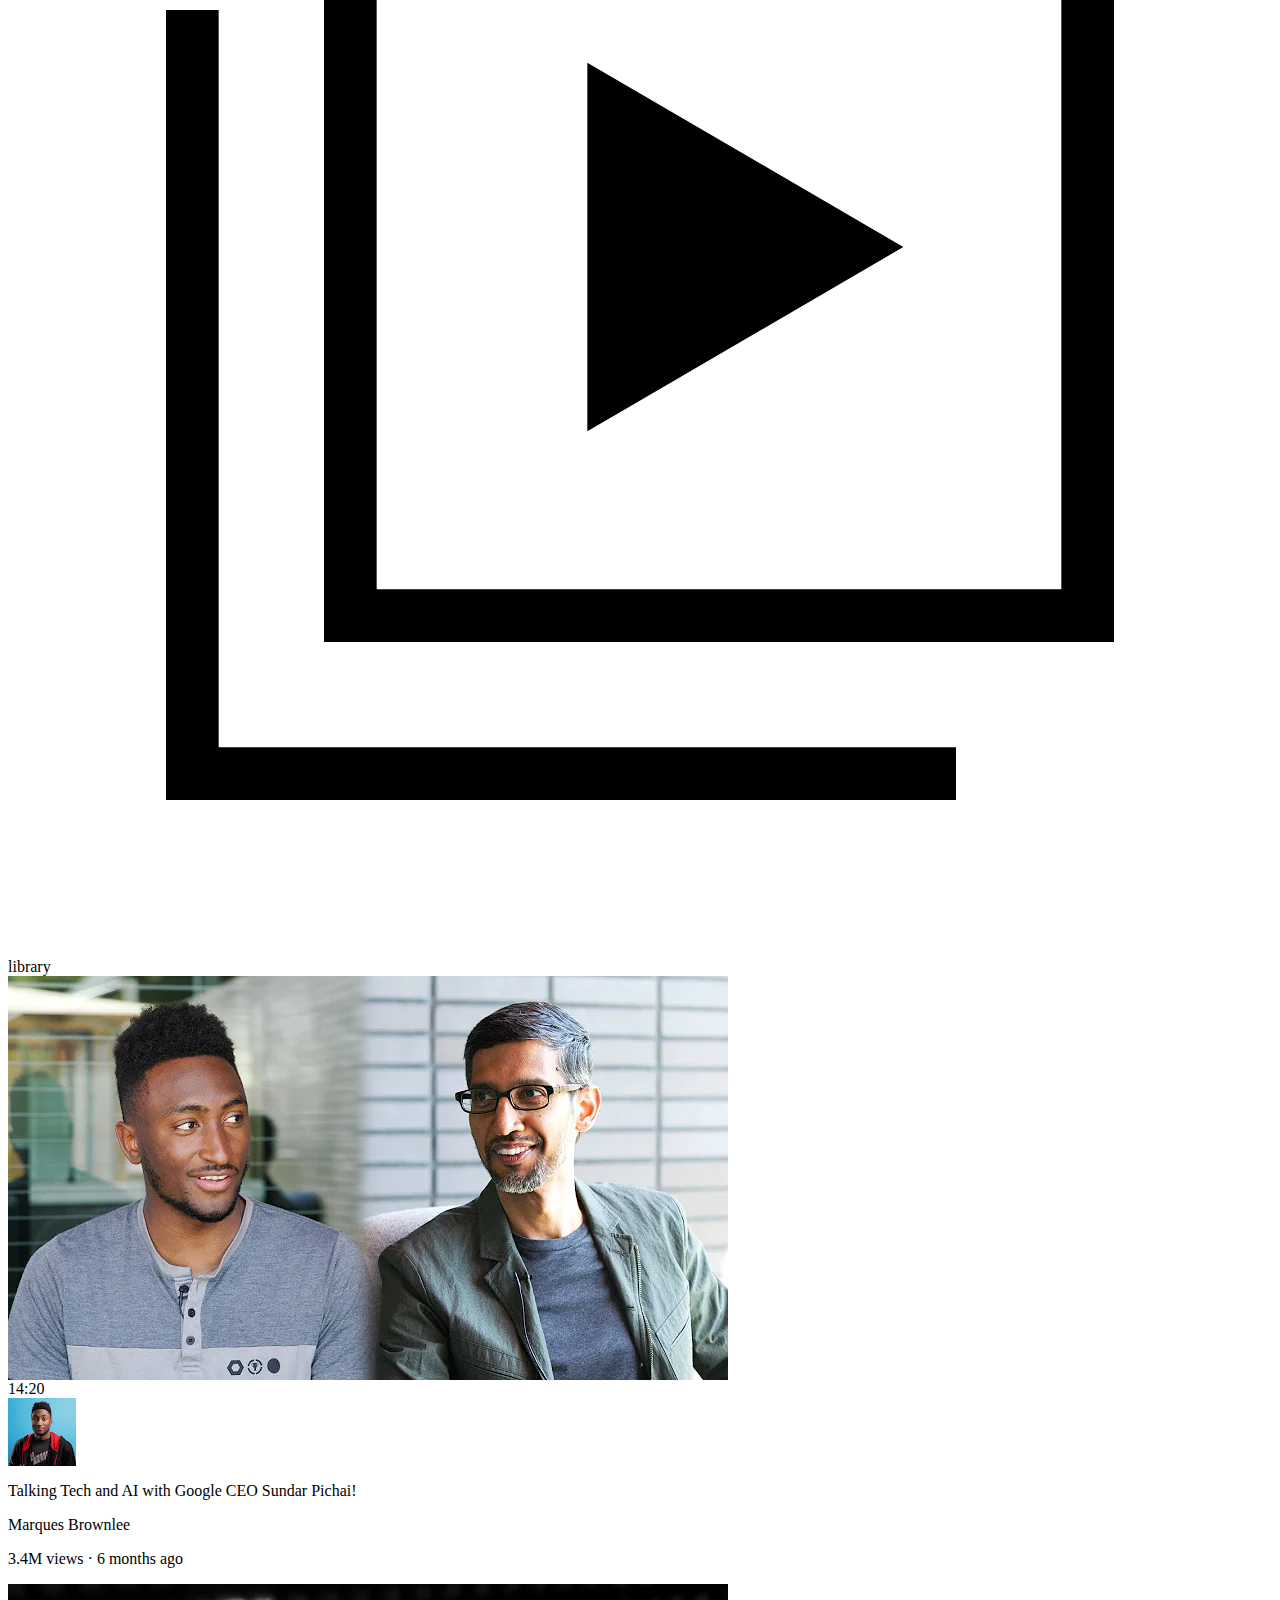
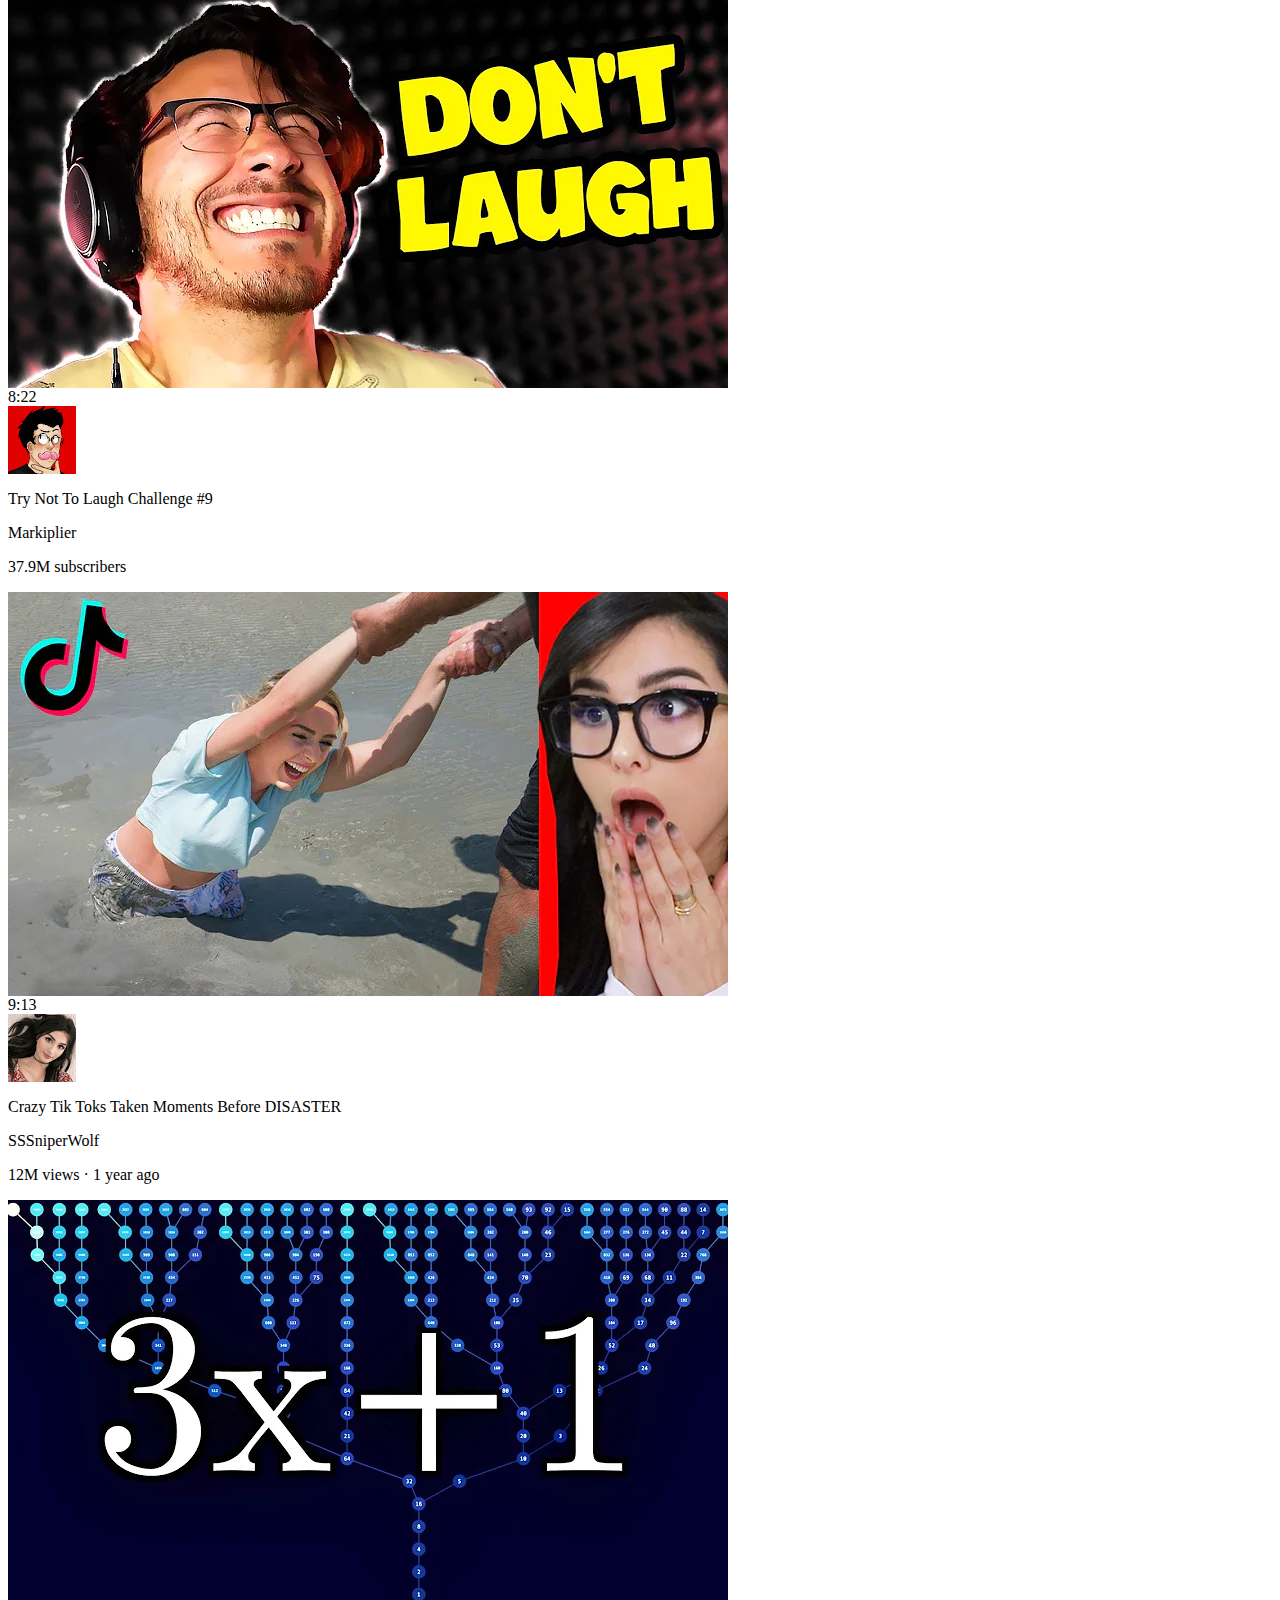
<file: toutubeclonetext.html>
<body>
  <div class="Exercise-youtube">
    <div class="header">
      <div class="left-section">
        <img class="menu" src="hamburger-menu.svg" alt="hamberger-menu">
        <img class="logo" src="youtube-logo.svg" alt="youtube-logo">
      </div>
      <div class="middle-section">
        <input class="search-bar" type="search" placeholder="Search">
        <button class="button1">
          <img class="search-icon" src="search.svg" alt="seach-icon">
          <div class="firsthoversearch">Search</div>
        </button>
        <button class="button2">
          <img class="Voice-search" src="voice-search-icon.svg" alt="Voice-search-icon">
          <div class="hoverhere">Voice-Search</div>
        </button>
      </div>
      <div class="right-section">
        <div class="cameraicon">
          <img class="upload" src="upload.svg" alt="upload-logo">
          <div class="text1">Create</div>
        </div>
        <div class="gridicon">
          <img class="grid" src="grid-apps.svg" alt="grig-apps">
          <div class="text2">Youtube Apps</div>
        </div>
        <div class="notificationsicon">
          <img class="notifications" src="notifications.svg" alt="youtube-notifcations">
          <div class="text3">Notifications</div>
          <div class="text4">3</div>
        </div>
        <img class="profile" src="dddjyh.jpg" alt="mychannel">
      </div>
    </div>
    <div class="sidebar">
      <div class="sidebar-link">
        <img src="home.svg" alt="home.svg">
        <div>Home</div>
      </div>
      <div class="sidebar-link">
        <img src="explore.svg" alt="explore.svg">
        <div>Explore</div>
      </div>
      <div class="sidebar-link">
        <img src="subscriptions.svg" alt="subscriptions.svg">
        <div>Subscription</div>
      </div>
      <div class="sidebar-link">
        <img src="originals.svg" alt="originals.svg">
        <div>Originals</div>
      </div>
      <div class="sidebar-link">
        <img src="youtube-music.svg" alt="youtube-music.svg">
        <div>YouTube Music</div>
      </div>
      <div class="sidebar-link">
        <img src="library.svg" alt="library.svg">
        <div>library</div>
      </div>
    </div>
    <div class="whole1">
      <div class="container">
        <div class="thumbnailimage1">
          <a href="https://www.youtube.com/watch?v=n2RNcPRtAiY">
            <img class="image1" src="thumbnail-1.webp" alt="thumbnail-1">
          </a>
          <div class="time">14:20</div>
        </div>
        <div class="thumbnailsub">
          <div class="profile1">
            <img class="image2" src="channel-1.jpeg">
          </div>
          <div class="text1">
            <p class="darkp">Talking Tech and AI with Google CEO Sundar Pichai!</p>
            <p class="middlep">Marques Brownlee</p>
            <p class="lastp">3.4M views · 6 months ago</p>
          </div>
        </div>
      </div>
      <div class="container">
        <div class="thumbnailimage1">
          <a href="https://www.youtube.com/watch?v=mP0RAo9SKZk">
            <img class="image1" src="thumbnail-2.webp" alt="thumbnail-1">
          </a>
          <div class="time">8:22</div>
        </div>
        <div class="thumbnailsub">
          <div class="profile1">
            <img class="image2" src="channel-2.jpeg">
          </div>
          <div class="text1">
            <p class="darkp">Try Not To Laugh Challenge #9</p>
            <p class="middlep">Markiplier</p>
            <p class="lastp">37.9M subscribers</p>
          </div>
        </div>
      </div>
      <div class="container">
        <div class="thumbnailimage1">
          <a href="https://www.youtube.com/watch?v=FgjPQQeTh1w">
            <img class="image1" src="thumbnail-3.webp" alt="thumbnail-1">
          </a>
          <div class="time manage"> 9:13</div>
        </div>
        <div class="thumbnailsub">
          <div class="profile1">
            <img class="image2" src="channel-3.jpeg">
          </div>
          <div class="text1">
            <p class="darkp">Crazy Tik Toks Taken Moments Before DISASTER</p>
            <p class="middlep">SSSniperWolf</p>
            <p class="lastp">12M views · 1 year ago</p>
          </div>
        </div>
      </div>
      <div class="container">
        <div class="thumbnailimage1">
          <a href="https://www.youtube.com/watch?v=094y1Z2wpJg">
            <img class="image1" src="thumbnail-4.webp" alt="thumbnail-1">
          </a>
          <div class="time">22:09</div>
        </div>
        <div class="thumbnailsub">
          <div class="profile1">
            <img class="image2" src="channel-4.jpeg">
          </div>
          <div class="text1">
            <p class="darkp">The Simplest Math Problem No One Can Solve - Coll Conjecture</p>
            <p class="middlep">Marques Brownlee</p>
            <p class="lastp">18M views · 4 months ago</p>
          </div>
        </div>
      </div>
      <div class="container">
        <div class="thumbnailimage1">
          <a href="https://www.youtube.com/watch?v=86CQq3pKSUw">
            <img class="image1" src="thumbnail-5.webp" alt="thumbnail-1">
          </a>
          <div class="time">11:17</div>
        </div>
        <div class="thumbnailsub">
          <div class="profile1">
            <img class="image2" src="channel-5.jpeg">
          </div>
          <div class="text1">
            <p class="darkp">Kadane's Algorithm to Maximum Sum Subarray Problem</p>
            <p class="middlep">CS Dojo</p>
            <p class="lastp">519K views · 5 years ago</p>
          </div>
        </div>
      </div>
      <div class="container">
        <div class="thumbnailimage1">
          <a href="https://www.youtube.com/watch?v=yXWw0_UfSFg">
            <img class="image1" src="thumbnail-6.webp" alt="thumbnail-1">
          </a>
          <div class="time">19:59</div>
        </div>
        <div class="thumbnailsub">
          <div class="profile1">
            <img class="image7" src="channel-6.jpeg">
          </div>
          <div class="text1">
            <p class="darkp">Anything You Can Fit In The Circle I'll Pay For</p>
            <p class="middlep">MrBeast</p>
            <p class="lastp">141M views · 1 year ago</p>
          </div>
        </div>
      </div>
      <div class="container">
        <div class="thumbnailimage1">
          <a href="https://www.youtube.com/watch?v=fNVa1qMbF9Y">
            <img class="image1" src="thumbnail-7.webp" alt="thumbnail-1">
          </a>
          <div class="time">10:13</div>
        </div>
        <div class="thumbnailsub">
          <div class="profile1">
            <img class="image2" src="channel-7.jpeg">
          </div>
          <div class="text1">
            <p class="darkp">Why Planes Don't Fly Over Tibet</p>
            <p class="middlep">RealLifeLore</p>
            <p class="lastp">6.6M views · 1 year ago</p>
          </div>
        </div>
      </div>
      <div class="container">
        <div class="thumbnailimage1">
          <a href="https://www.youtube.com/watch?v=lFm4EM1juls">
            <img class="image1" src="thumbnail-8.webp" alt="thumbnail-1">
          </a>
          <div class="time">7:12</div>
        </div>
        <div class="thumbnailsub">
          <div class="profile1">
            <img class="image2" src="channel-8.jpeg">
          </div>
          <div class="text1">
            <p class="darkp">Inside The World's Biggest Passenger Plane</p>
            <p class="middlep">Tech Vision</p>
            <p class="lastp">3.7M views · 10 months ago</p>
          </div>
        </div>
      </div>
      <div class="container">
        <div class="thumbnailimage1">
          <a href="https://www.youtube.com/watch?v=ixmxOlcrlUc">
            <img class="image1" src="thumbnail-9.webp" alt="thumbnail-1">
          </a>
          <div class="time">13:17</div>
        </div>
        <div class="thumbnailsub">
          <div class="profile1">
            <img class="image2" src="channel-9.jpeg">
          </div>
          <div class="text1">
            <p class="darkp">The SECRET to Super Human STRENGTH</p>
            <p class="middlep">ThenX</p>
            <p class="lastp">20M views · 3 year ago</p>
          </div>
        </div>
      </div>
      <div class="container">
        <div class="thumbnailimage1">
          <a href="https://www.youtube.com/watch?v=R2vXbFp5C9o">
            <img class="image1" src="thumbnail-10.webp" alt="thumbnail-1">
          </a>
          <div class="time manage">7:53</div>
        </div>
        <div class="thumbnailsub">
          <div class="profile1">
            <img class="image2" src="channel-10.jpeg">
          </div>
          <div class="text1">
            <p class="darkp">How The World's Largest Cruise Ship Makes 30,000 Meals Every Day</p>
            <p class="middlep">Business Insider</p>
            <p class="lastp">14M views · 1 year ago</p>
          </div>
        </div>
      </div>
      <div class="container">
        <div class="thumbnailimage1">
          <a href="https://www.youtube.com/watch?v=0nZuYyXET3s">
            <img class="image1" src="thumbnail-11.webp" alt="thumbnail-1">
          </a>
          <div class="time manage">4:10</div>
        </div>
        <div class="thumbnailsub">
          <div class="profile1">
            <img class="image2" src="channel-11.jpeg">
          </div>
          <div class="text1">
            <p class="darkp">Dubai's Crazy Underwater Train and Other Things #Only in Dubai</p>
            <p class="middlep">Destination Tips</p>
            <p class="lastp">3M views · 1 year ago</p>
          </div>
        </div>
      </div>
      <div class="container">
        <div class="thumbnailimage1">
          <a href="https://www.youtube.com/watch?v=9iMGFqMmUFs">
            <img class="image1" src="thumbnail-12.webp" alt="thumbnail-1">
          </a>
          <div class="time manage">4:51</div>
        </div>
        <div class="thumbnailsub">
          <div class="profile1">
            <img class="image2" src="channel-12.jpeg">
          </div>
          <div class="text1">
            <p class="darkp">What would happen if you didn't drink water? - Mia Nacamulli</p>
            <p class="middlep">TED-Ed</p>
            <p class="lastp">12M views · 5 years ago</p>
          </div>
        </div>
      </div>
    </div>
  </div>
</file>
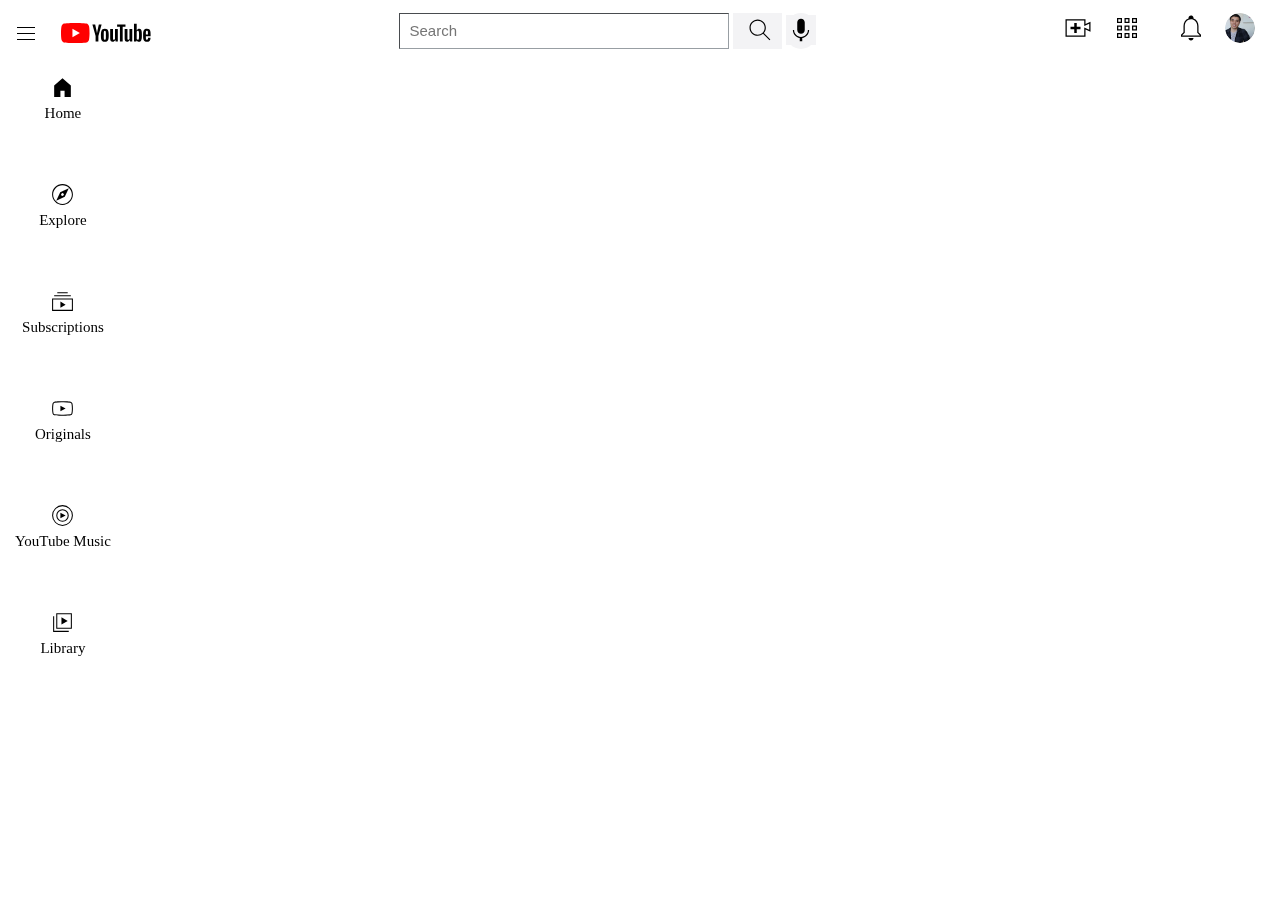
<file: youtube.clone by html and css/youtube.html>
<!DOCTYPE html>
<html lang="en">
<head>
  <title>YOUTUBE CLONE</title>
</head>
<style>
  *{
    margin: 0;
    padding: 0;
  }
  p{
    font-size: 11px;
    margin-top: 0px;
  }
  .header{
    display: flex;
    flex-direction: row;
    justify-content: space-between;
    top: 0;
    right: 0;
    left: 0;
  }
  .menu{
    width: 24px;
    margin-left:14px ;
    margin-top: 9px;
  }
  .youtubelogo{
   width: 90px;
   margin-left: 19px;
   vertical-align: top;
   margin-top: 10px;
  }
  .leftsection{
    vertical-align: top;
  }
  .videobutton{
 width: 30px;
  }
  .youtubeapps{
    width: 30px;
     margin-right: 15px;
    margin-left: 15px;
  }
  .notifications{
    width: 30px;
    margin-right: 15px;
    margin-left: 15px;
  }
  .prfilephotoofyoutube{
    width: 30px;
    border-radius: 25px;
    margin-right: 25px;
  }
  .lastsection{
    
    justify-items: space-between;
  }
  .searchbutton{
    width: 28px;
    padding-right: 8px;

  }
  .voicesearch{
    width: 30px;
    background-color: rgb(243, 243, 245);
  }
  .searchbar{
    width: 330px;
    height: 36px;
    vertical-align: top;
    margin-right: 0px;
   padding-left: 10px;
   font-family: Robodo,arial;
   border-width: 0.1px;
   border-color: rgb(152, 158, 163);
  }
  .button1{
    height: 36px;
    vertical-align: top;
    margin-left: 0px;
    padding-left: 13px;
    background-color: rgb(243, 243, 245);
    border:none;
  }
  .button2{
    height: 36px;
    background-color: rgb(243, 243, 245);
    border: none;
    border-radius: 38px;
  }
  .searchbar::placeholder{
    font-size: 15px;
    
  }
  .Home{
    width: 25px;
    margin-top: 20px;
  }
  .explore{
    width: 25px;
  }
  .subscription{
    width: 25px;
  }
  .originals{
    width: 25px;
  }
  .music{
    width: 25px;
  }
  .library{
    width: 25px;
  }
  .sidebar{
    width: fit-content;
    display: flex;
    flex-direction: column;
    justify-content: space-between;
    margin: 10px;
    gap: 50px;
    position: fixed;
    top: 40px;
    left: 0px;
  }
  .sidebar div {
    display: flex;
    flex-direction: column;
    align-items: center;
    justify-content: center;
    gap: 5px;
    margin: 5px;
  }
  .sidebar div p{
    font-size: 15px;
  }
  .header{
    margin-top: 13px;
    position: fixed;
  }
  
</style>
<body>
  <div class="header">
    <div class="leftsection">
    <img src="hamburger-menu.svg" alt="menu" class="menu">
    <img src="youtube-logo.svg" class="youtubelogo" alt="youtube logo">
    </div>
    <div class="middle-section">
      <input type="search" placeholder="Search" class="searchbar" >
      <button class="button1">
        <img src="search.svg" alt="searchsvg" class="searchbutton" title="Search">
      </button>
      <button class="button2">
        <img src="voice-search-icon.svg" class="voicesearch" title="Search with your voice">
      </button>
    </div>
    <div class="lastsection">
     <img class="videobutton" src="upload.svg" alt="upload-button">
     <img src="youtube-apps.svg" class="youtubeapps" alt="youtube apps">
     <img src="notifications.svg" class="notifications" alt="notifications">
     <img src="my-channel.jpeg" class="prfilephotoofyoutube" alt="profilephoto">
    </div>
  </div>
  <div class="sidebar">
     <div>
      <img src="home.svg" class="Home">
      <p>Home</p>
     </div>
     <div>
     <img src="explore.svg" class="explore">
     <p>Explore</p>
     </div>
     <div>
     <img src="subscriptions.svg" class="subscription">
     <p>Subscriptions</p>
     </div>
     <div>
     <img src="originals.svg" class="originals">
     <p>Originals</p>
     </div>
     <div>
     <img src="youtube-music.svg" class="music">
     <p>YouTube Music</p>
     </div>
     <div>
     <img src="library.svg" class="library">
     <p>Library</p>
     </div>
  </div>
</body>
</html>
</file>
